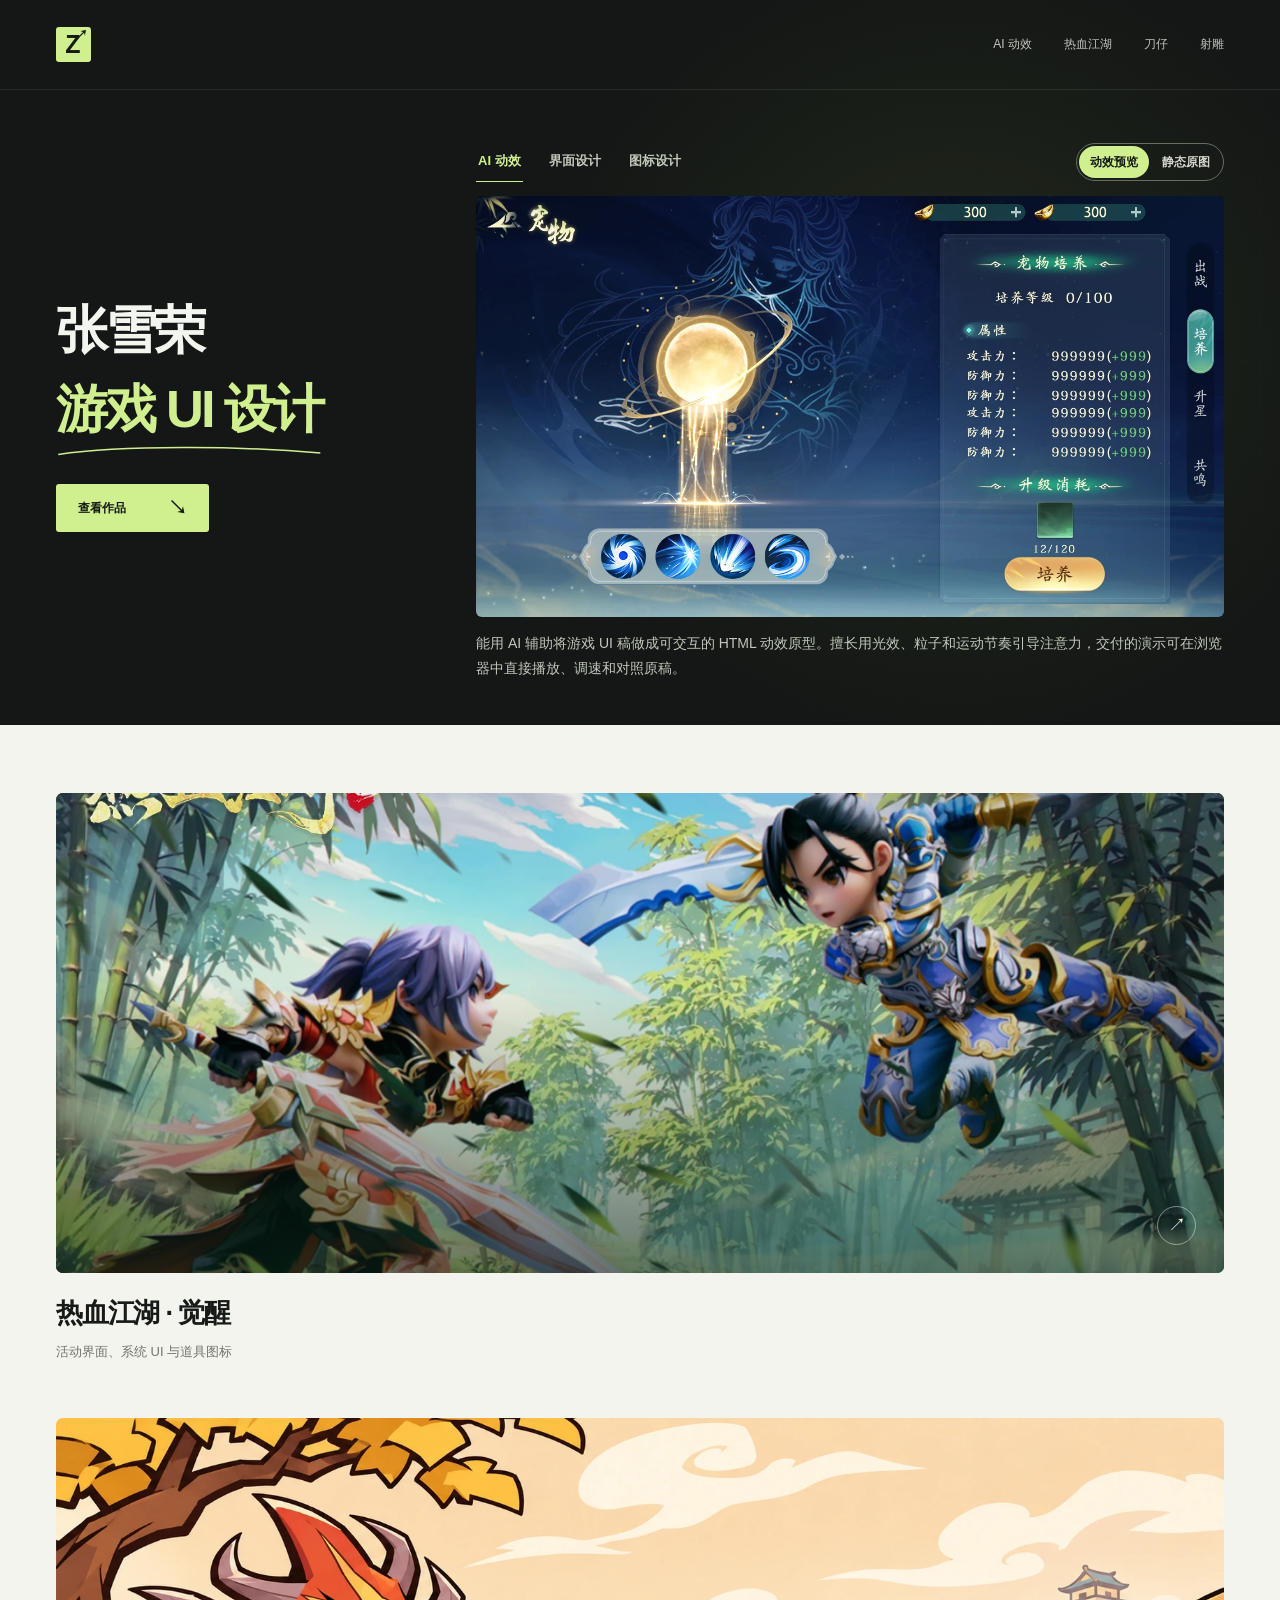
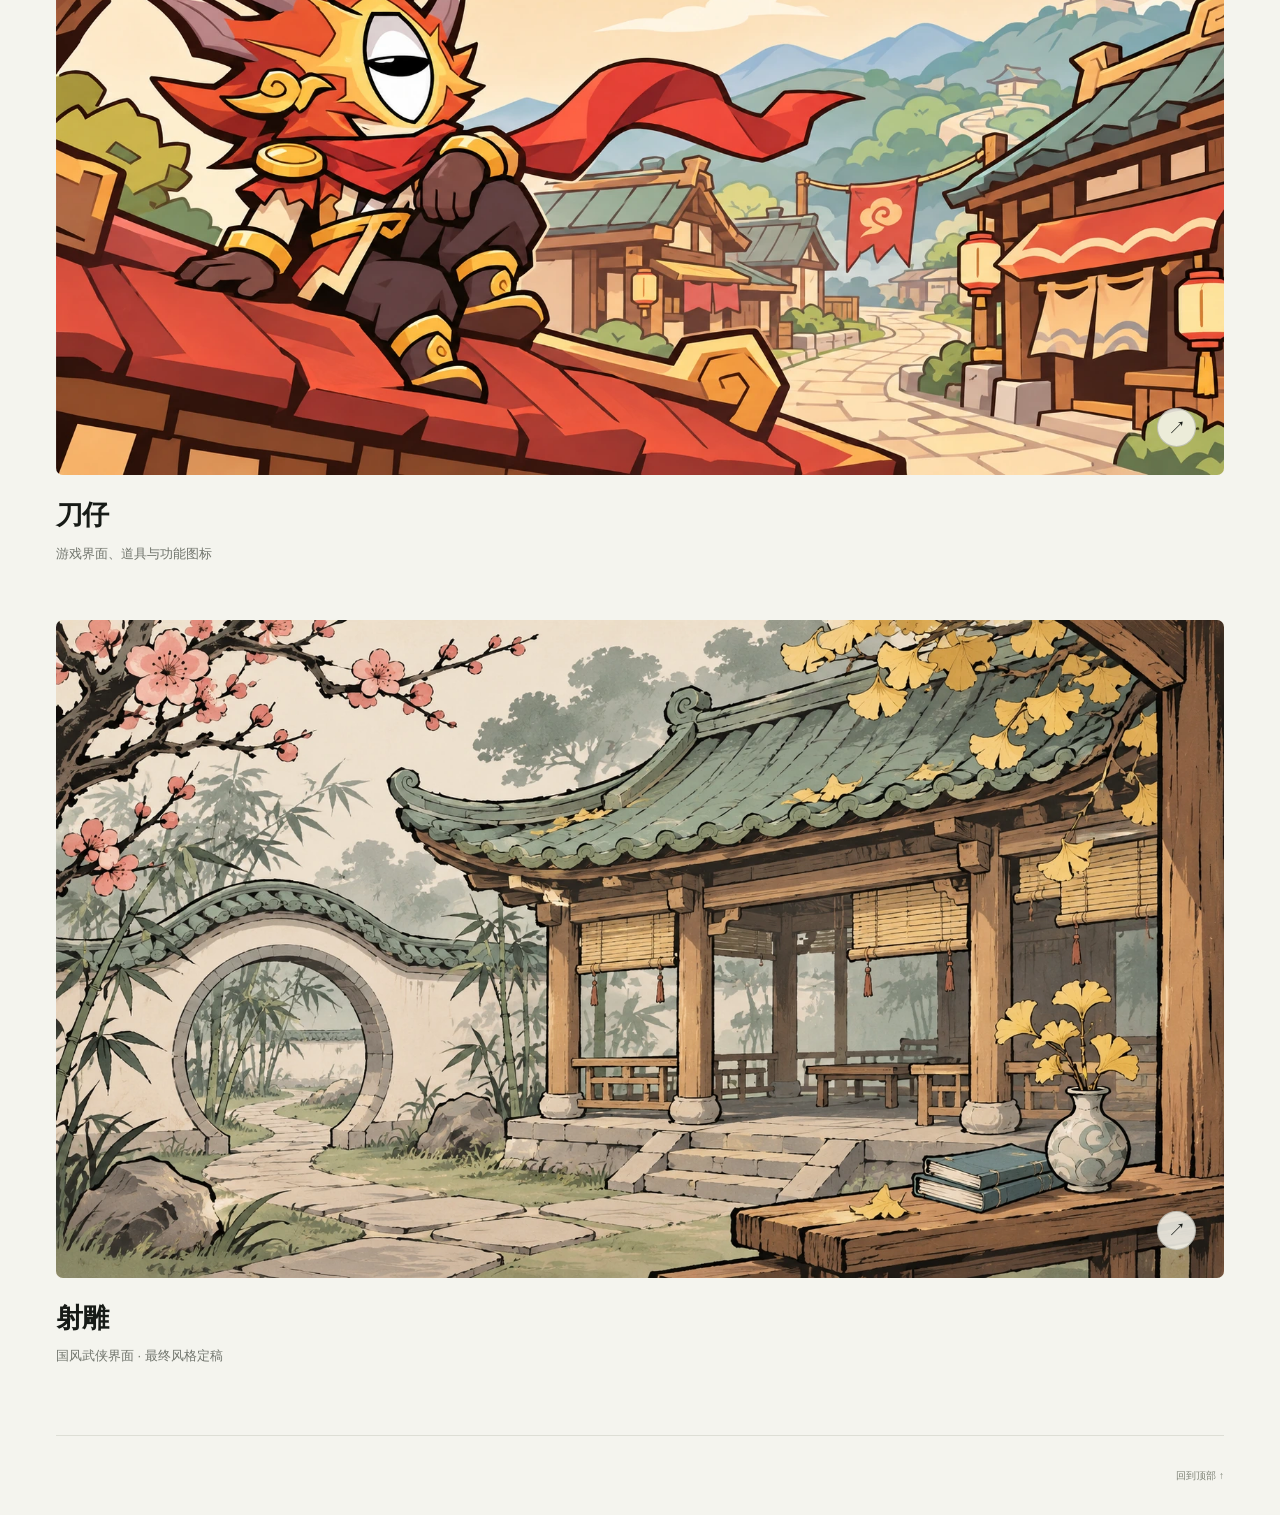
<file: index.html>
<!doctype html>
<html lang="zh-CN">
<head>
  <meta charset="utf-8">
  <meta name="viewport" content="width=device-width, initial-scale=1">
  <meta name="theme-color" content="#141715">
  <meta name="description" content="张雪荣的游戏 UI 设计作品集，包含热血江湖·觉醒、刀仔、射雕，以及从静态原图制作的 AI 辅助动效示例。">
  <title>张雪荣 · 游戏 UI 设计作品集</title>
  <link rel="icon" href="assets/favicon.svg" type="image/svg+xml">
  <link rel="stylesheet" href="styles.css?v=skills-2">
  <link rel="preload" as="image" href="assets/pet-cultivation.webp">
  <script src="app.js?v=skills-2" defer></script>
  <script src="motion-preview.js?v=skills-2" defer></script>
</head>
<body data-page="home" class="compact-home">
  <a class="skip-link" href="#main">跳到主要内容</a>
  <div class="reading-progress" aria-hidden="true"></div>
  <header class="site-header">
    <a class="brand" href="index.html" aria-label="张雪荣作品集首页"><span class="brand-mark">Z<span>↗</span></span></a>
    <nav aria-label="项目导航"><a href="#ai-motion">AI 动效</a><a href="jianghu.html">热血江湖</a><a href="daozai.html">刀仔</a><a href="shediao.html">射雕</a></nav>
    
  </header>
  <main id="main">
    <section class="hero" id="ai-motion">
      <div class="hero-glow" aria-hidden="true"></div>
      <div class="hero-inner shell">
        <div class="hero-copy">
          <h1>张雪荣<br><span class="accent-word">游戏 UI 设计<svg viewBox="0 0 360 18" fill="none" aria-hidden="true"><path d="M3 13C87 1 245 1 357 11"/></svg></span></h1>
          <a class="button button-lime magnetic" href="#projects">查看作品 <span>↘</span></a>
        </div>
        <div class="feature-stage" aria-label="代表作品预览">
          <div class="feature-toolbar">
            <div class="feature-selector" role="group" aria-label="切换设计技能">
              <button type="button" id="show-motion" aria-controls="pet-feature" aria-pressed="true">AI 动效</button>
              <button type="button" id="show-interface" aria-controls="interface-feature" aria-pressed="false">界面设计</button>
              <button type="button" id="show-icons" aria-controls="icons-feature" aria-pressed="false">图标设计</button>
            </div>
            <div class="motion-switch" role="group" aria-label="切换动效与原图" hidden>
              <button type="button" data-mode="motion" aria-pressed="true" aria-controls="motion-stage">动效<span>预览</span></button>
              <button type="button" data-mode="still" aria-pressed="false" aria-controls="motion-stage"><span>静态</span>原图</button>
            </div>
          </div>
          <div class="feature-panels">
            <article class="feature-panel motion-player" id="pet-feature" aria-labelledby="show-motion">
              <div class="motion-stage" id="motion-stage">
                <img src="assets/pet-cultivation.webp" width="1334" height="750" fetchpriority="high" alt="宠物培养原图，金球悬浮在蓝色人物线稿前">
                <a class="demo-link" href="pet-cultivation-v6.html?v=classic" aria-label="进入宠物培养交互动效演示"></a>
              </div>
              <p class="motion-description">能用 AI 辅助将游戏 UI 稿做成可交互的 HTML 动效原型。擅长用光效、粒子和运动节奏引导注意力，交付的演示可在浏览器中直接播放、调速和对照原稿。</p>
              <p class="motion-status" role="status"></p>
            </article>
            <article class="feature-panel" id="interface-feature" aria-labelledby="show-interface" inert>
              <a class="motion-stage feature-image" href="jianghu.html#wanjie-equipment" aria-label="查看万劫装备界面设计">
                <img src="assets/equipment.webp" width="1334" height="750" fetchpriority="low" alt="万劫装备界面，蓝色装备核心与装备槽居左，套装属性列于右侧">
              </a>
              <p class="motion-description">有装备养成、限时活动和奖励系统的游戏 UI 设计经验。能用 Photoshop 完成从界面布局到视觉定稿的设计，擅长梳理复杂属性信息，也注重活动氛围和奖励反馈。</p>
            </article>
            <article class="feature-panel" id="icons-feature" aria-labelledby="show-icons" inert>
              <a class="motion-stage feature-image icon-sheet" href="jianghu.html#icons" aria-label="查看道具与物品图标设计">
                <img src="assets/wuxia-icons.webp" width="1082" height="446" fetchpriority="low" alt="两排手绘图标，上排是五种食物，下排是武侠风格的道具与衣饰">
              </a>
              <p class="motion-description">擅长手绘游戏道具、装备和功能图标，有国风武侠与卡通风格的成套作品。能用造型和质感区分物品，让同一套图标风格统一，缩到背包格里也容易辨认。</p>
            </article>
          </div>
        </div>
      </div>
    </section>
    <section class="projects-section shell section-pad" id="projects" aria-label="项目作品">
      <article class="project-card project-jianghu reveal">
        <a class="project-cover landscape-cover" href="jianghu.html" aria-label="查看热血江湖觉醒项目">
          <img src="assets/jianghu-cover.webp" width="1334" height="750" alt="热血江湖觉醒项目封面" loading="lazy">
          <span class="cover-visit" aria-hidden="true"><span>↗</span></span>
        </a>
        <div class="project-info"><div><h2><a href="jianghu.html">热血江湖 · 觉醒</a></h2><p>活动界面、系统 UI 与道具图标</p></div></div>
      </article>
      <article class="project-card project-daozai reveal" id="daozai">
        <a class="project-cover landscape-cover illustrated-cover" href="daozai.html" aria-label="查看刀仔项目">
          <img src="assets/daozai-cover-v4.webp" width="1672" height="941" alt="刀仔：独眼角色坐在屋檐上，身后是延伸至远山的江湖街巷" loading="lazy">
          <span class="cover-visit" aria-hidden="true"><span>↗</span></span>
        </a>
        <div class="project-info"><div><h2><a href="daozai.html">刀仔</a></h2><p>游戏界面、道具与功能图标</p></div></div>
      </article>
      <article class="project-card project-shediao reveal" id="shediao">
        <a class="project-cover landscape-cover illustrated-cover" href="shediao.html" aria-label="查看射雕项目">
          <img src="assets/shediao-cover-v2.webp" width="1672" height="941" alt="射雕：青瓦庭院、月洞门与竹梅手绘场景" loading="lazy">
          <span class="cover-visit" aria-hidden="true"><span>↗</span></span>
        </a>
        <div class="project-info"><div><h2><a href="shediao.html">射雕</a></h2><p>国风武侠界面 · 最终风格定稿</p></div></div>
      </article>
    </section>
  </main>
  <footer class="site-footer shell"><a href="#">回到顶部 ↑</a></footer>
  <button class="back-to-top" aria-label="回到顶部">↑</button>
</body>
</html>
</file>
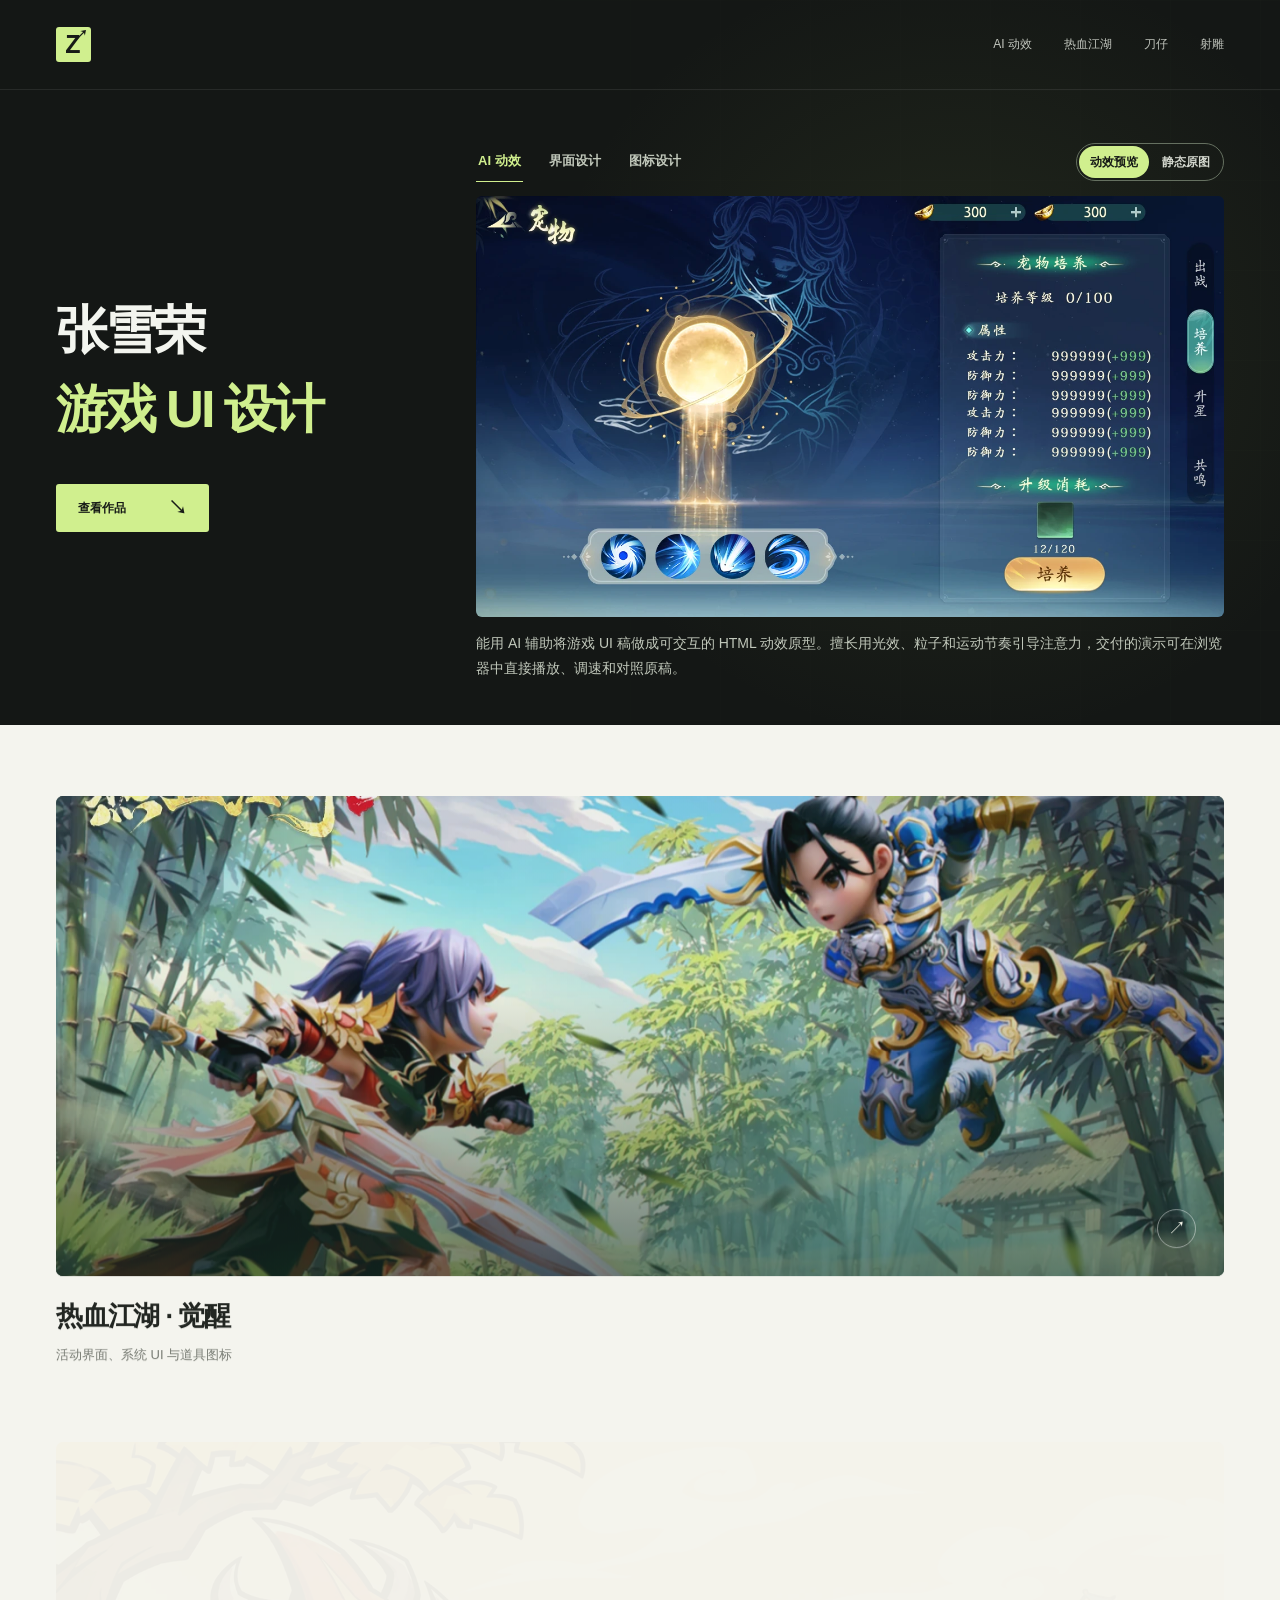
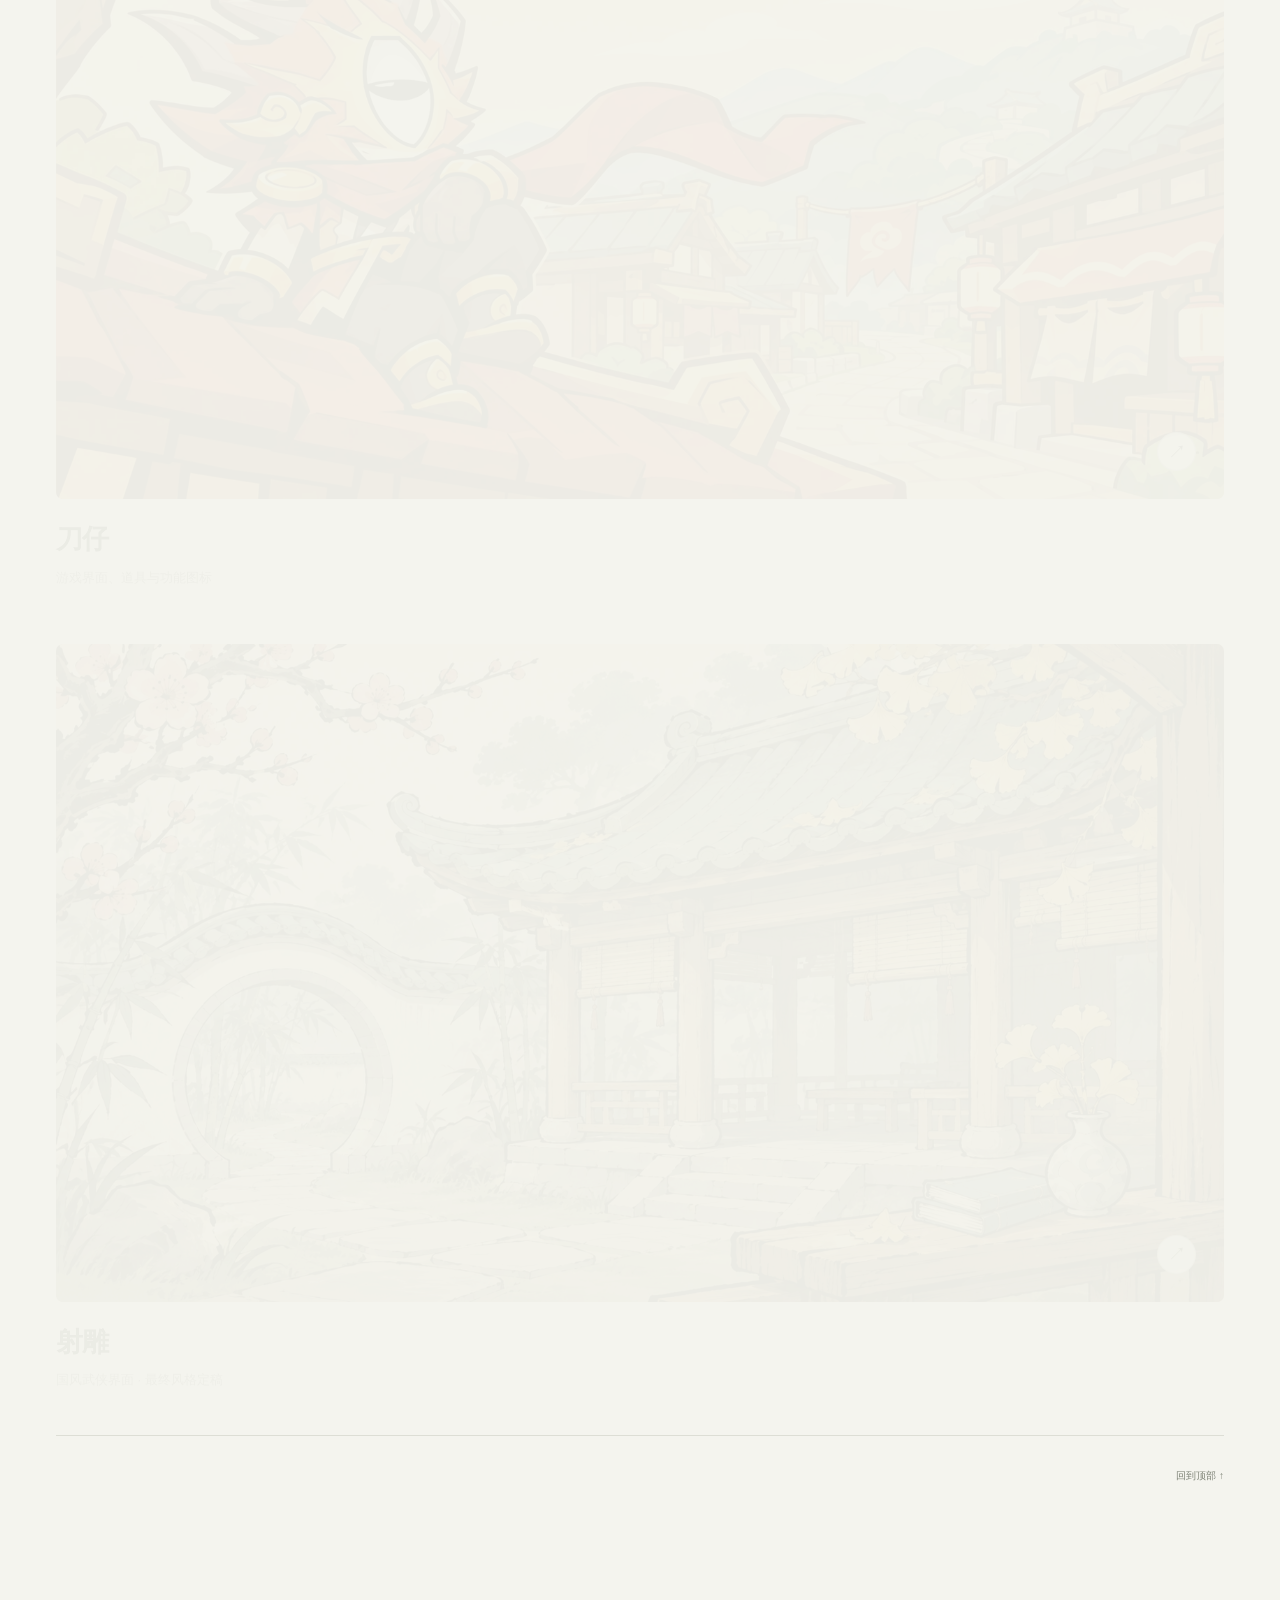
<file: daozai-shediao.html>
<!doctype html><html lang="zh-CN"><head><meta charset="utf-8"><meta name="viewport" content="width=device-width, initial-scale=1"><meta http-equiv="refresh" content="0;url=index.html#projects"><title>项目作品 · 张雪荣</title><link rel="stylesheet" href="styles.css"></head><body><main class="shell section-pad"><h1>项目作品</h1><p><a href="daozai.html">刀仔 ↗</a></p><p><a href="shediao.html">射雕 ↗</a></p></main></body></html>
</file>
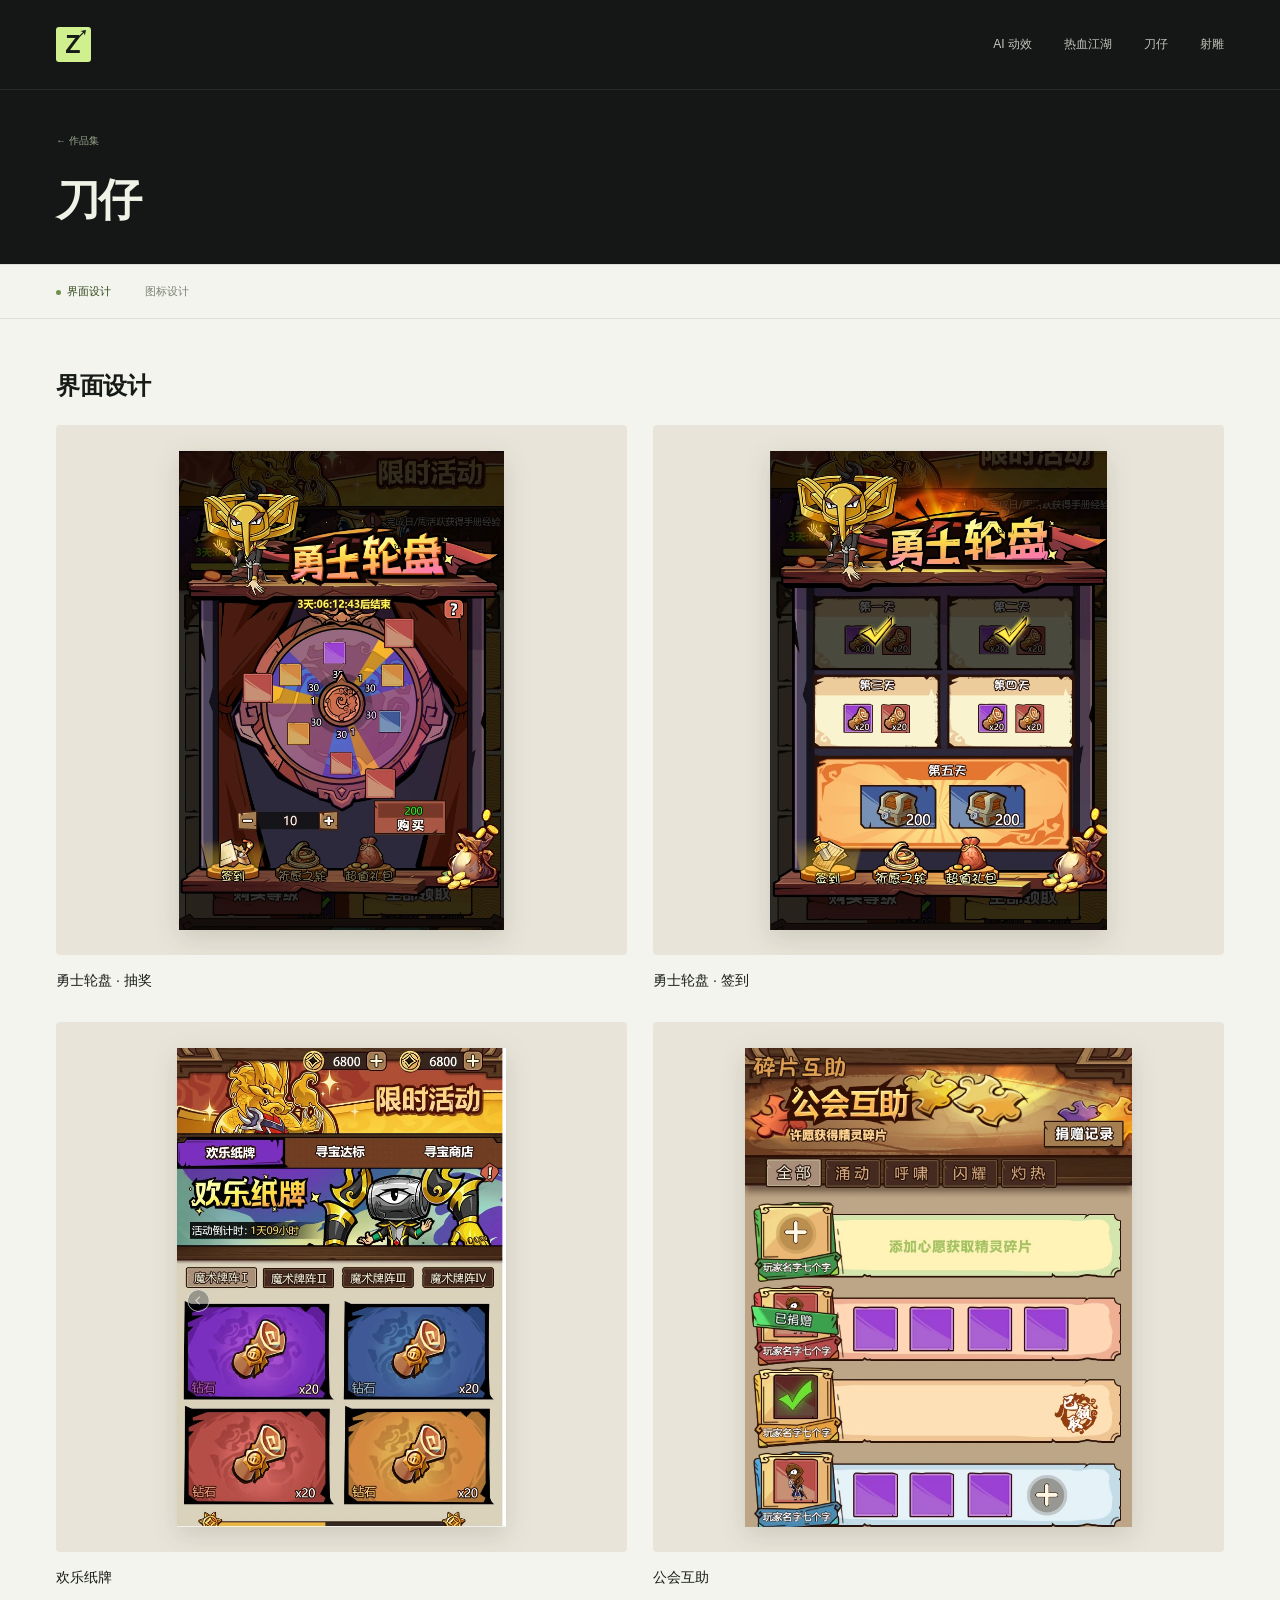
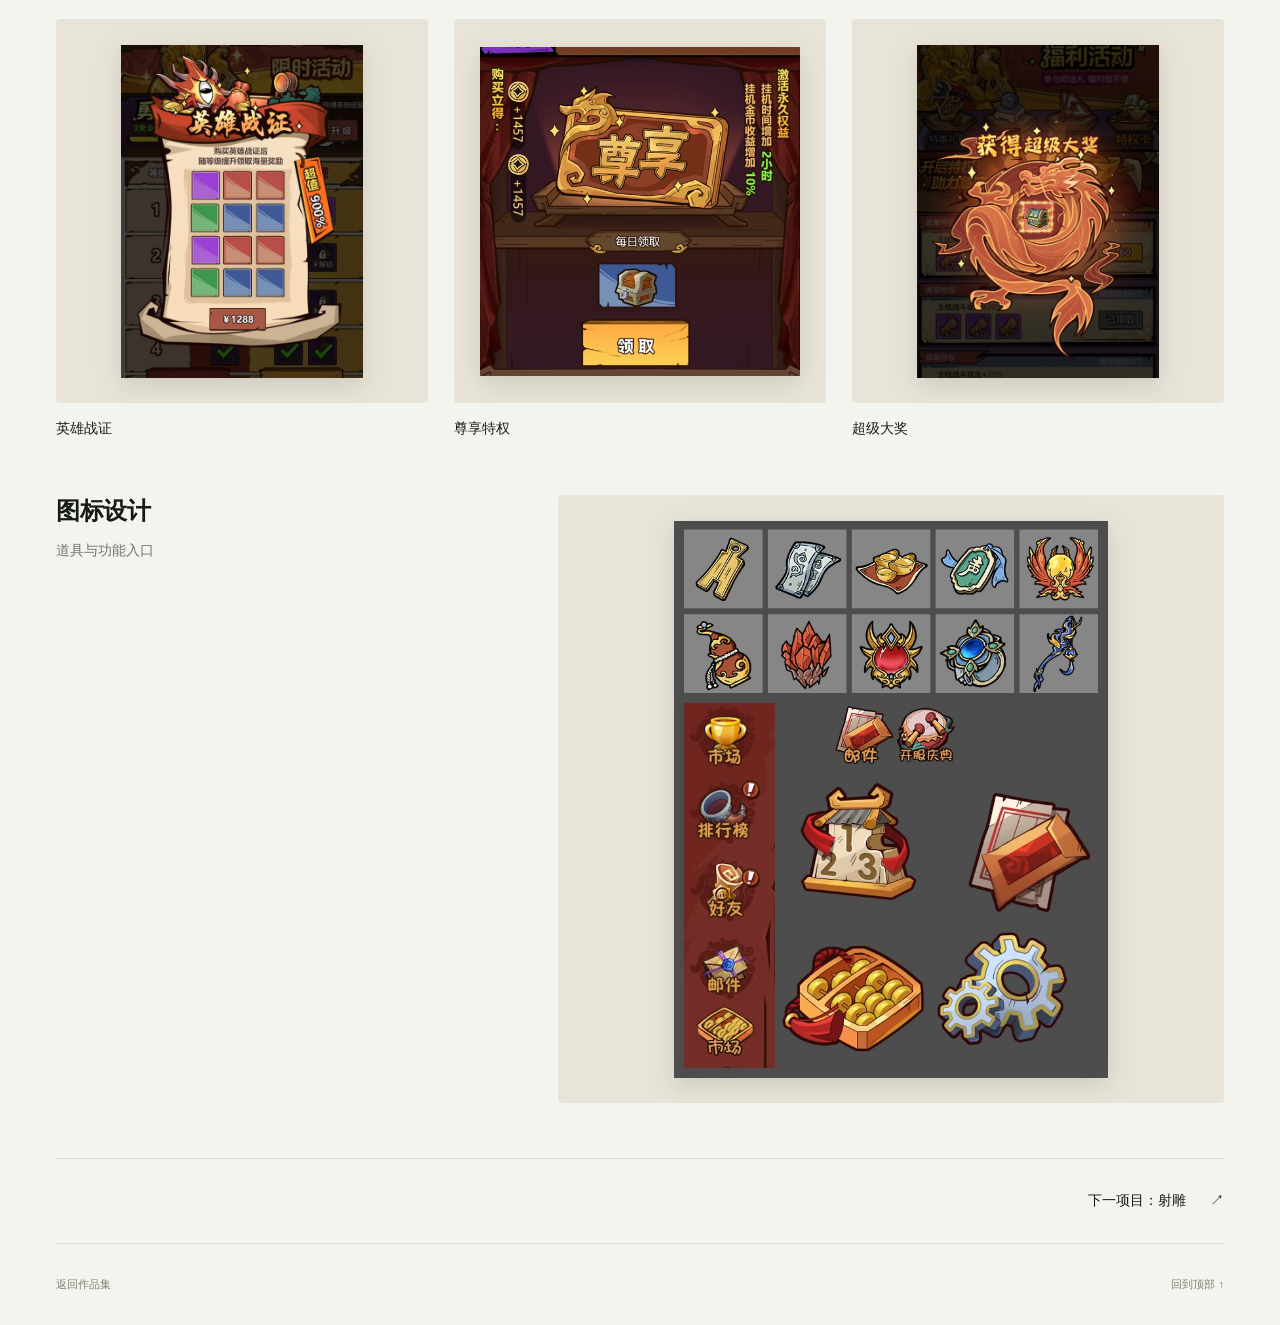
<file: daozai.html>
<!doctype html>
<html lang="zh-CN"><head><meta charset="utf-8"><meta name="viewport" content="width=device-width, initial-scale=1"><meta name="theme-color" content="#141715"><meta name="description" content="刀仔，张雪荣游戏 UI 设计作品。"><title>刀仔 · 张雪荣作品集</title><link rel="icon" href="assets/favicon.svg" type="image/svg+xml"><link rel="stylesheet" href="styles.css?v=featured-work-1"><script src="app.js?v=skills-2" defer></script></head><body class="case-page compact-case" data-page="case"><a class="skip-link" href="#main">跳到主要内容</a><div class="reading-progress" aria-hidden="true"></div>
<header class="site-header"><a class="brand" href="index.html" aria-label="张雪荣作品集首页"><span class="brand-mark">Z<span>↗</span></span></a><nav aria-label="项目导航"><a href="index.html#ai-motion">AI 动效</a><a href="jianghu.html">热血江湖</a><a href="daozai.html">刀仔</a><a href="shediao.html">射雕</a></nav></header>
  <main id="main">
    <section class="case-intro"><div class="shell"><div class="breadcrumb"><a href="index.html#projects">← 作品集</a></div><div class="case-title-row"><h1>刀仔</h1></div></div></section>
    <div class="case-body">
      <nav class="case-nav" aria-label="项目章节"><div class="case-nav-inner shell">
        <a href="#interfaces" class="active" aria-current="location">界面设计</a>
        <a href="#icons">图标设计</a>
      </div></nav>
      <div class="shell">
        <section class="case-section" id="interfaces" aria-labelledby="campaigns">
          <div class="case-section-heading reveal"><h2 id="campaigns">界面设计</h2></div>
          <div class="case-grid daozai-screens">
            <figure class="work-card reveal">
              <a class="work-image" data-group="daozai" href="assets/wheel.webp" aria-label="打开勇士轮盘 · 抽奖原图">
                <img src="assets/wheel.webp" width="639" height="942" alt="活动转盘、抽奖次数与奖池" loading="lazy" decoding="async">
              </a>
              <figcaption><h3>勇士轮盘 · 抽奖</h3></figcaption>
            </figure>
            <figure class="work-card reveal">
              <a class="work-image" data-group="daozai" href="assets/wheel-checkin.webp" aria-label="打开勇士轮盘 · 签到原图">
                <img src="assets/wheel-checkin.webp" width="629" height="893" alt="同一轮盘活动的五日签到奖励" loading="lazy" decoding="async">
              </a>
              <figcaption><h3>勇士轮盘 · 签到</h3></figcaption>
            </figure>
            <figure class="work-card reveal">
              <a class="work-image" data-group="daozai" href="assets/shop.webp" aria-label="打开欢乐纸牌原图">
                <img src="assets/shop.webp" width="645" height="937" alt="限时活动中的卡牌与奖励" loading="lazy" decoding="async">
              </a>
              <figcaption><h3>欢乐纸牌</h3></figcaption>
            </figure>
            <figure class="work-card reveal" id="social">
              <a class="work-image" data-group="daozai" href="assets/guild.webp" aria-label="打开公会互助原图">
                <img src="assets/guild.webp" width="640" height="791" alt="公会成员发布心愿、查看互助请求" loading="lazy" decoding="async">
              </a>
              <figcaption><h3>公会互助</h3></figcaption>
            </figure>
            <figure class="work-card reveal popup-work">
              <a class="work-image" data-group="daozai" href="assets/battlepass.webp" aria-label="打开英雄战证原图">
                <img src="assets/battlepass.webp" width="553" height="760" alt="战证购买弹窗与解锁奖励" loading="lazy" decoding="async">
              </a>
              <figcaption><h3>英雄战证</h3></figcaption>
            </figure>
            <figure class="work-card reveal popup-work" id="privileges">
              <a class="work-image" data-group="daozai" href="assets/vip.webp" aria-label="打开尊享特权原图">
                <img src="assets/vip.webp" width="562" height="577" alt="特权激活与每日领取" loading="lazy" decoding="async">
              </a>
              <figcaption><h3>尊享特权</h3></figcaption>
            </figure>
            <figure class="work-card reveal popup-work">
              <a class="work-image" data-group="daozai" href="assets/jackpot.webp" aria-label="打开超级大奖原图">
                <img src="assets/jackpot.webp" width="534" height="735" alt="获奖时的宝箱与金龙特效画面" loading="lazy" decoding="async">
              </a>
              <figcaption><h3>超级大奖</h3></figcaption>
            </figure>
          </div>
        </section>
        <section class="case-section daozai-icons" id="icons" aria-labelledby="shop-icons">
          <div class="case-section-heading reveal">
            <h2 id="shop-icons">图标设计</h2>
            <p>道具与功能入口</p>
          </div>
          <figure class="work-card reveal">
            <a class="work-image" data-group="daozai" href="assets/daozai-icons.webp" aria-label="打开道具与功能入口原图">
              <img src="assets/daozai-icons.webp" width="662" height="848" alt="装备、材料、功能入口及放大细节" loading="lazy" decoding="async">
            </a>
          </figure>
        </section>
        <nav class="next-project" aria-label="下一项目"><a href="shediao.html">下一项目：射雕 <span>↗</span></a></nav></div></div></main><footer class="site-footer shell"><a href="index.html#projects">返回作品集</a><a href="#">回到顶部 ↑</a></footer><button class="back-to-top" aria-label="回到顶部">↑</button></body></html>
</file>
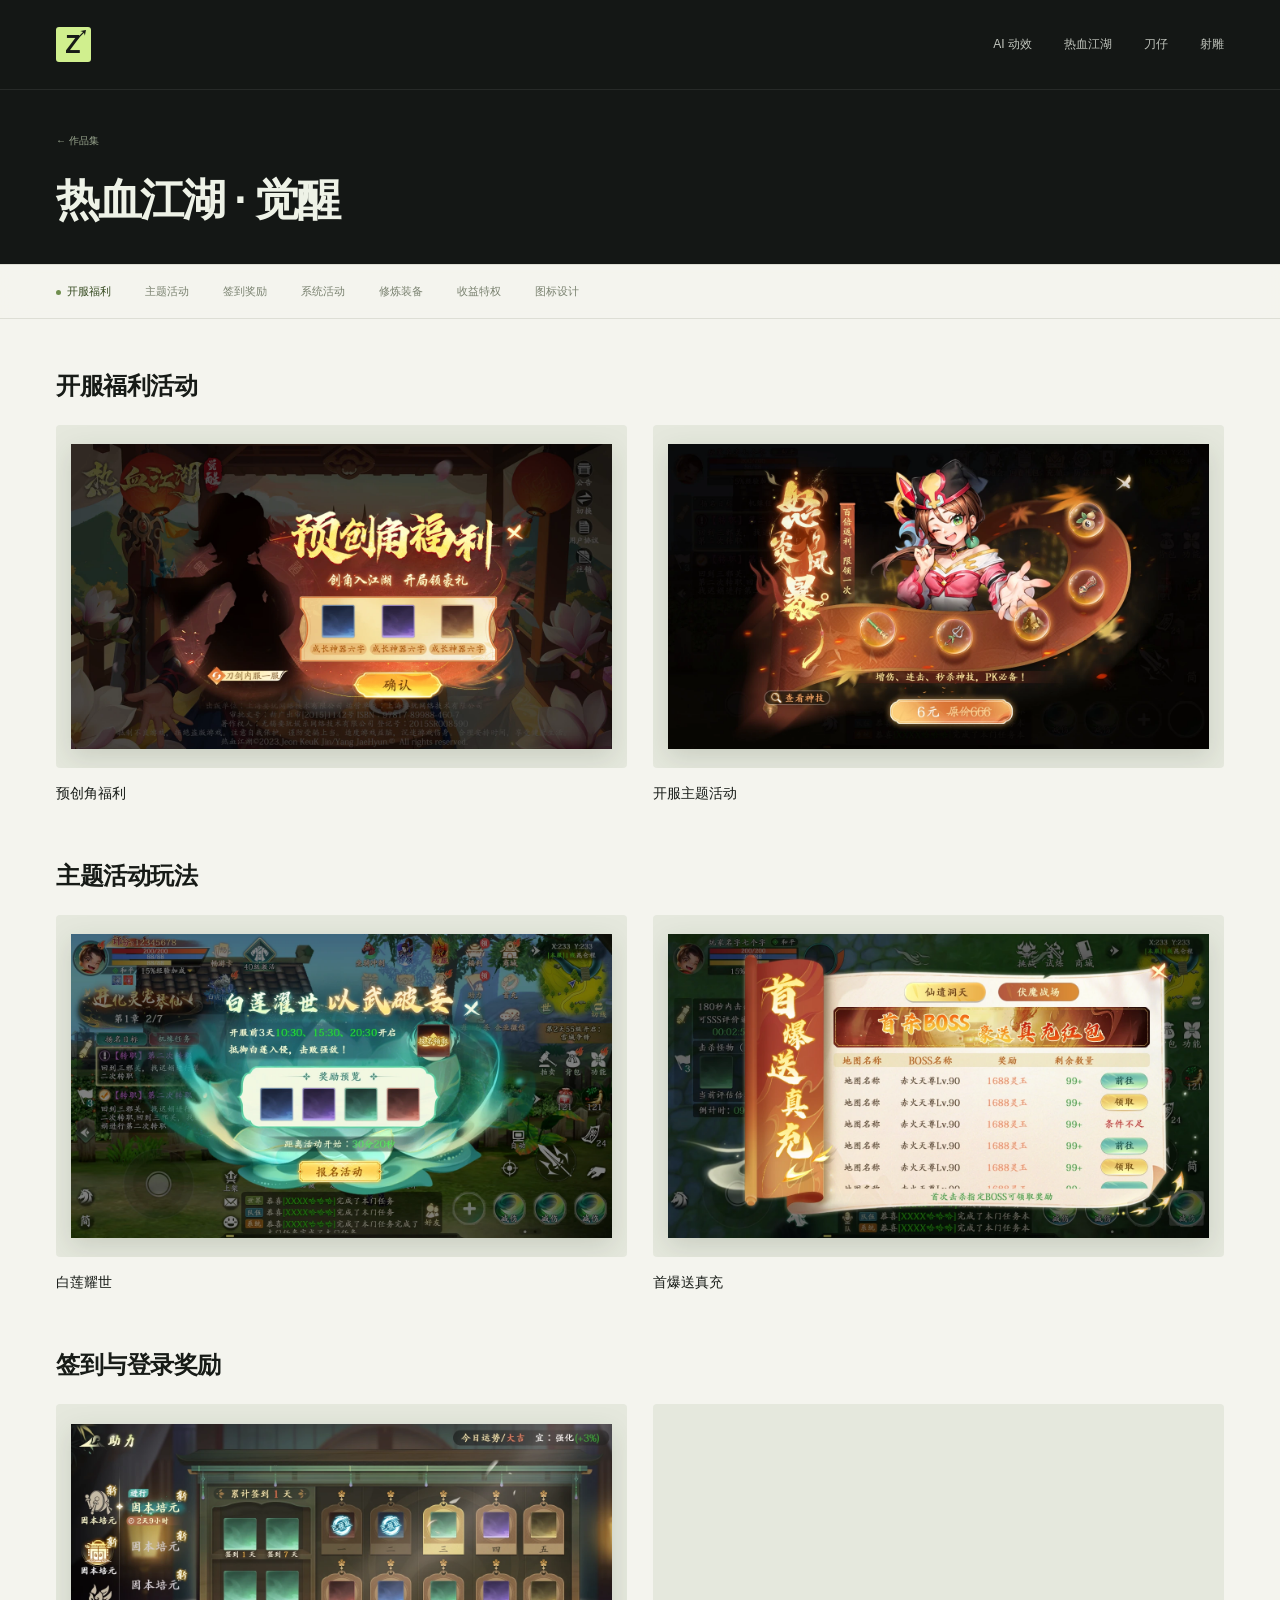
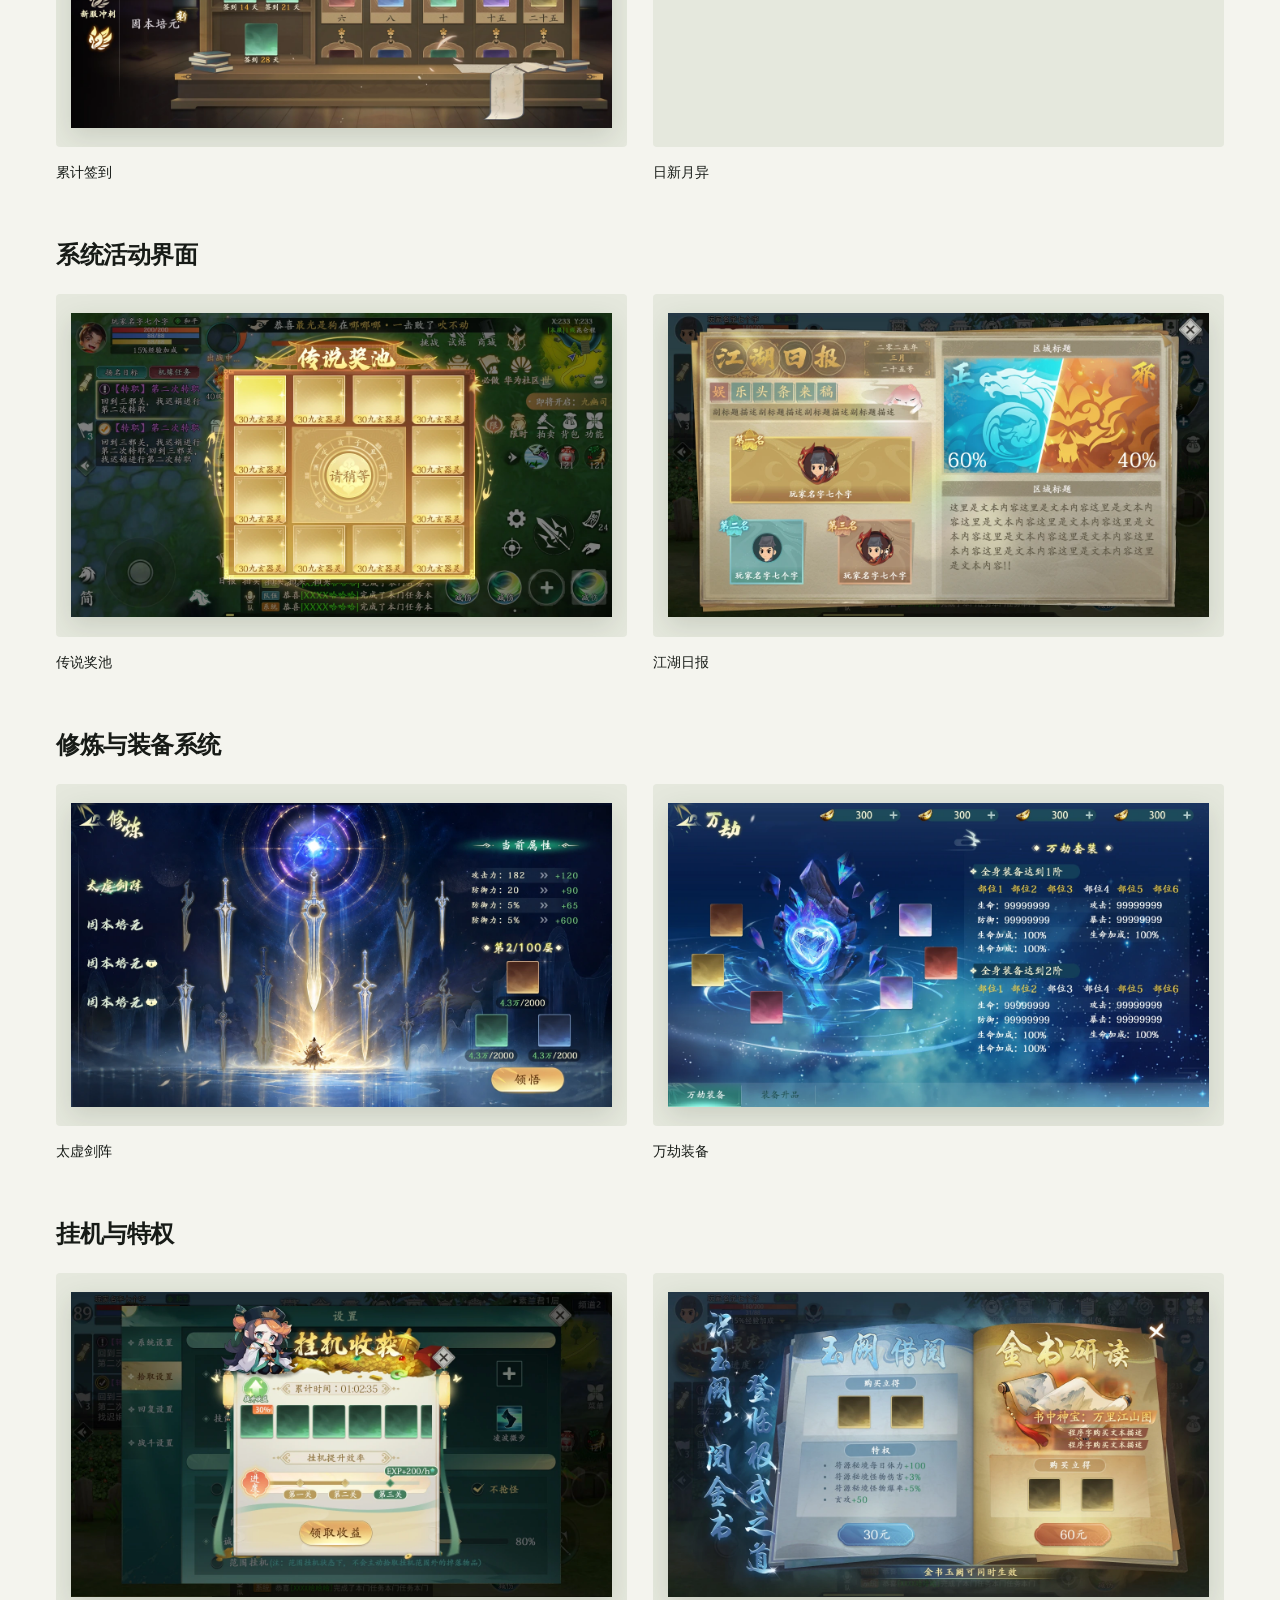
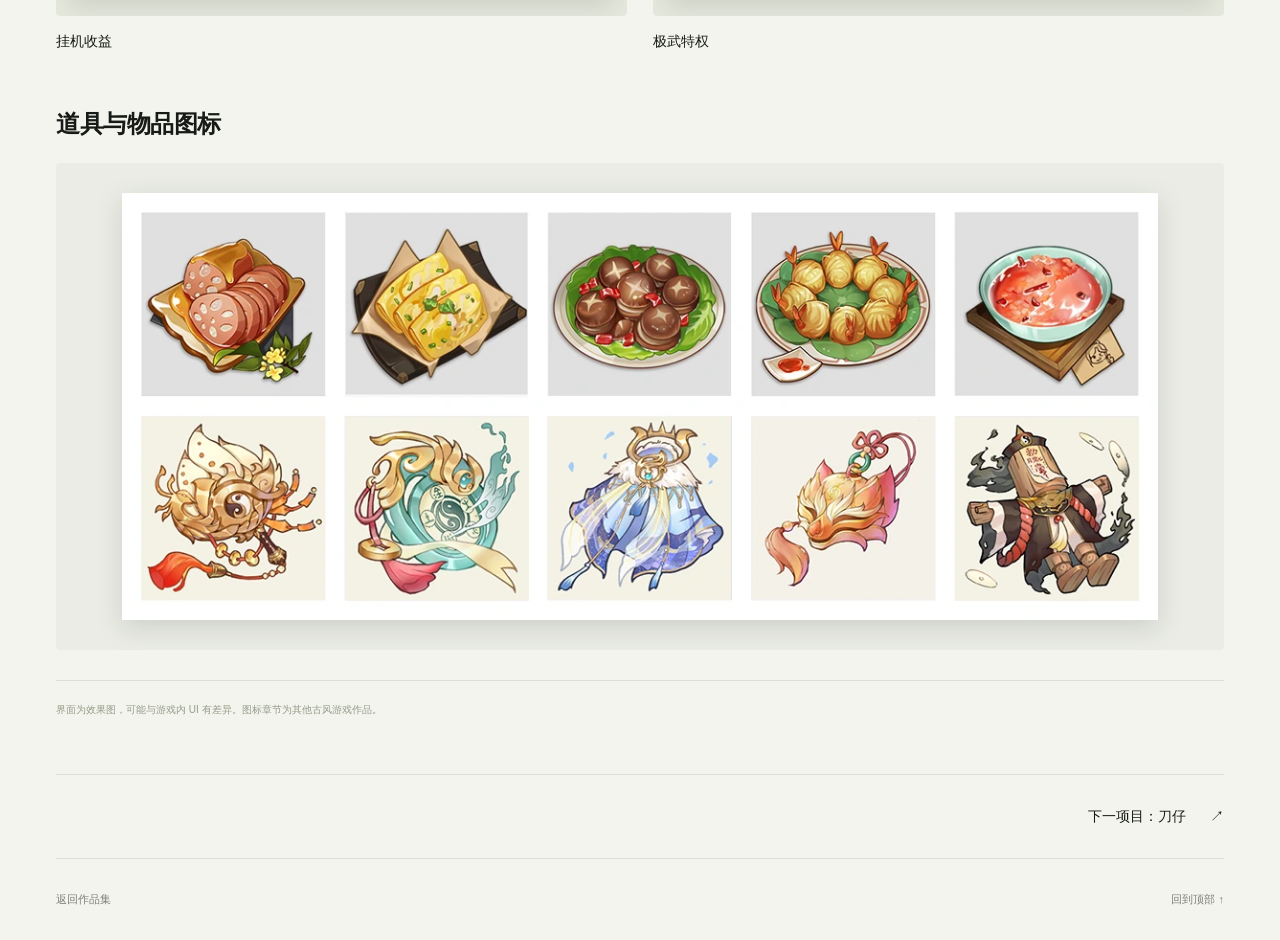
<file: jianghu.html>
<!doctype html>
<html lang="zh-CN"><head><meta charset="utf-8"><meta name="viewport" content="width=device-width, initial-scale=1"><meta name="theme-color" content="#141715"><meta name="description" content="热血江湖 · 觉醒，张雪荣游戏 UI 设计作品。"><title>热血江湖 · 觉醒 · 张雪荣作品集</title><link rel="icon" href="assets/favicon.svg" type="image/svg+xml"><link rel="stylesheet" href="styles.css?v=motion-canvas-2"><script src="app.js?v=skills-2" defer></script></head><body class="case-page compact-case" data-page="case"><a class="skip-link" href="#main">跳到主要内容</a><div class="reading-progress" aria-hidden="true"></div>
<header class="site-header"><a class="brand" href="index.html" aria-label="张雪荣作品集首页"><span class="brand-mark">Z<span>↗</span></span></a><nav aria-label="项目导航"><a href="index.html#ai-motion">AI 动效</a><a href="jianghu.html">热血江湖</a><a href="daozai.html">刀仔</a><a href="shediao.html">射雕</a></nav></header>
<main id="main"><section class="case-intro"><div class="shell"><div class="breadcrumb"><a href="index.html#projects">← 作品集</a></div><div class="case-title-row"><h1>热血江湖 · 觉醒</h1></div></div></section><div class="case-body"><nav class="case-nav" aria-label="项目章节"><div class="case-nav-inner shell"><a href="#launch-events" class="active">开服福利</a><a href="#theme-events" class="">主题活动</a><a href="#daily-rewards" class="">签到奖励</a><a href="#system-events" class="">系统活动</a><a href="#equipment" class="">修炼装备</a><a href="#rewards" class="">收益特权</a><a href="#icons" class="">图标设计</a></div></nav><div class="shell"><section class="case-section" id="launch-events"><div class="case-section-heading reveal"><h2>开服福利活动</h2></div><div class="case-grid "><figure class="work-card reveal"><a class="work-image" data-group="jianghu" href="assets/prelaunch.webp" aria-label="打开预创角福利原图"><img src="assets/prelaunch.webp" width="1334" height="750" alt="预创角福利，预创角色与开服奖励展示" loading="lazy" decoding="async"></a><figcaption><h3>预创角福利</h3></figcaption></figure><figure class="work-card reveal"><a class="work-image" data-group="jianghu" href="assets/launch.webp" aria-label="打开开服主题活动原图"><img src="assets/launch.webp" width="1334" height="750" alt="开服主题活动，角色主题与限时奖励展示" loading="lazy" decoding="async"></a><figcaption><h3>开服主题活动</h3></figcaption></figure></div></section><section class="case-section" id="theme-events"><div class="case-section-heading reveal"><h2>主题活动玩法</h2></div><div class="case-grid "><figure class="work-card reveal"><a class="work-image" data-group="jianghu" href="assets/lotus.webp" aria-label="打开白莲耀世原图"><img src="assets/lotus.webp" width="1334" height="750" alt="白莲耀世，开服挑战与活动奖励" loading="lazy" decoding="async"></a><figcaption><h3>白莲耀世</h3></figcaption></figure><figure class="work-card reveal"><a class="work-image" data-group="jianghu" href="assets/first-drop.webp" aria-label="打开首爆送真充原图"><img src="assets/first-drop.webp" width="1334" height="750" alt="首爆送真充，首爆目标、达成进度与奖励展示" loading="lazy" decoding="async"></a><figcaption><h3>首爆送真充</h3></figcaption></figure></div></section><section class="case-section" id="daily-rewards"><div class="case-section-heading reveal"><h2>签到与登录奖励</h2></div><div class="case-grid "><figure class="work-card reveal"><a class="work-image" data-group="jianghu" href="assets/checkin.webp" aria-label="打开累计签到原图"><img src="assets/checkin.webp" width="1334" height="750" alt="累计签到，连续签到与奖励状态展示" loading="lazy" decoding="async"></a><figcaption><h3>累计签到</h3></figcaption></figure><figure class="work-card reveal"><a class="work-image" data-group="jianghu" href="assets/daily.webp" aria-label="打开日新月异原图"><img src="assets/daily.webp" width="1334" height="750" alt="日新月异，登录福利与累计奖励" loading="lazy" decoding="async"></a><figcaption><h3>日新月异</h3></figcaption></figure></div></section><section class="case-section" id="system-events"><div class="case-section-heading reveal"><h2>系统活动界面</h2></div><div class="case-grid "><figure class="work-card reveal"><a class="work-image" data-group="jianghu" href="assets/prize.webp" aria-label="打开传说奖池原图"><img src="assets/prize.webp" width="1334" height="750" alt="传说奖池，奖池布局与抽取入口" loading="lazy" decoding="async"></a><figcaption><h3>传说奖池</h3></figcaption></figure><figure class="work-card reveal"><a class="work-image" data-group="jianghu" href="assets/news.webp" aria-label="打开江湖日报原图"><img src="assets/news.webp" width="1334" height="750" alt="江湖日报，江湖资讯与阵营信息展示" loading="lazy" decoding="async"></a><figcaption><h3>江湖日报</h3></figcaption></figure></div></section><section class="case-section" id="equipment"><div class="case-section-heading reveal"><h2>修炼与装备系统</h2></div><div class="case-grid "><figure class="work-card reveal"><a class="work-image" data-group="jianghu" href="assets/swords.webp" aria-label="打开太虚剑阵原图"><img src="assets/swords.webp" width="1334" height="750" alt="太虚剑阵，剑阵修炼与属性成长" loading="lazy" decoding="async"></a><figcaption><h3>太虚剑阵</h3></figcaption></figure><figure id="wanjie-equipment" class="work-card reveal"><a class="work-image" data-group="jianghu" href="assets/equipment.webp" aria-label="打开万劫装备原图"><img src="assets/equipment.webp" width="1334" height="750" alt="万劫装备，装备养成与属性展示" loading="lazy" decoding="async"></a><figcaption><h3>万劫装备</h3></figcaption></figure></div></section><section class="case-section" id="rewards"><div class="case-section-heading reveal"><h2>挂机与特权</h2></div><div class="case-grid "><figure class="work-card reveal"><a class="work-image" data-group="jianghu" href="assets/idle.webp" aria-label="打开挂机收益原图"><img src="assets/idle.webp" width="1334" height="750" alt="挂机收益，离线收益与奖励领取" loading="lazy" decoding="async"></a><figcaption><h3>挂机收益</h3></figcaption></figure><figure class="work-card reveal"><a class="work-image" data-group="jianghu" href="assets/privilege.webp" aria-label="打开极武特权原图"><img src="assets/privilege.webp" width="1334" height="750" alt="极武特权，特权内容与权益展示" loading="lazy" decoding="async"></a><figcaption><h3>极武特权</h3></figcaption></figure></div></section><section class="case-section" id="icons"><div class="case-section-heading reveal"><h2>道具与物品图标</h2></div><div class="case-grid single"><figure class="work-card reveal"><a class="work-image" data-group="jianghu" href="assets/wuxia-icons.webp" aria-label="打开道具与物品图标原图"><img src="assets/wuxia-icons.webp" width="1082" height="446" alt="道具与物品图标，其他古风武侠、仙侠风格游戏的图标绘制" loading="lazy" decoding="async"></a></figure></div></section><p class="case-note">界面为效果图，可能与游戏内 UI 有差异。图标章节为其他古风游戏作品。</p><nav class="next-project" aria-label="下一项目"><a href="daozai.html">下一项目：刀仔 <span>↗</span></a></nav></div></div></main><footer class="site-footer shell"><a href="index.html#projects">返回作品集</a><a href="#">回到顶部 ↑</a></footer><button class="back-to-top" aria-label="回到顶部">↑</button></body></html>
</file>
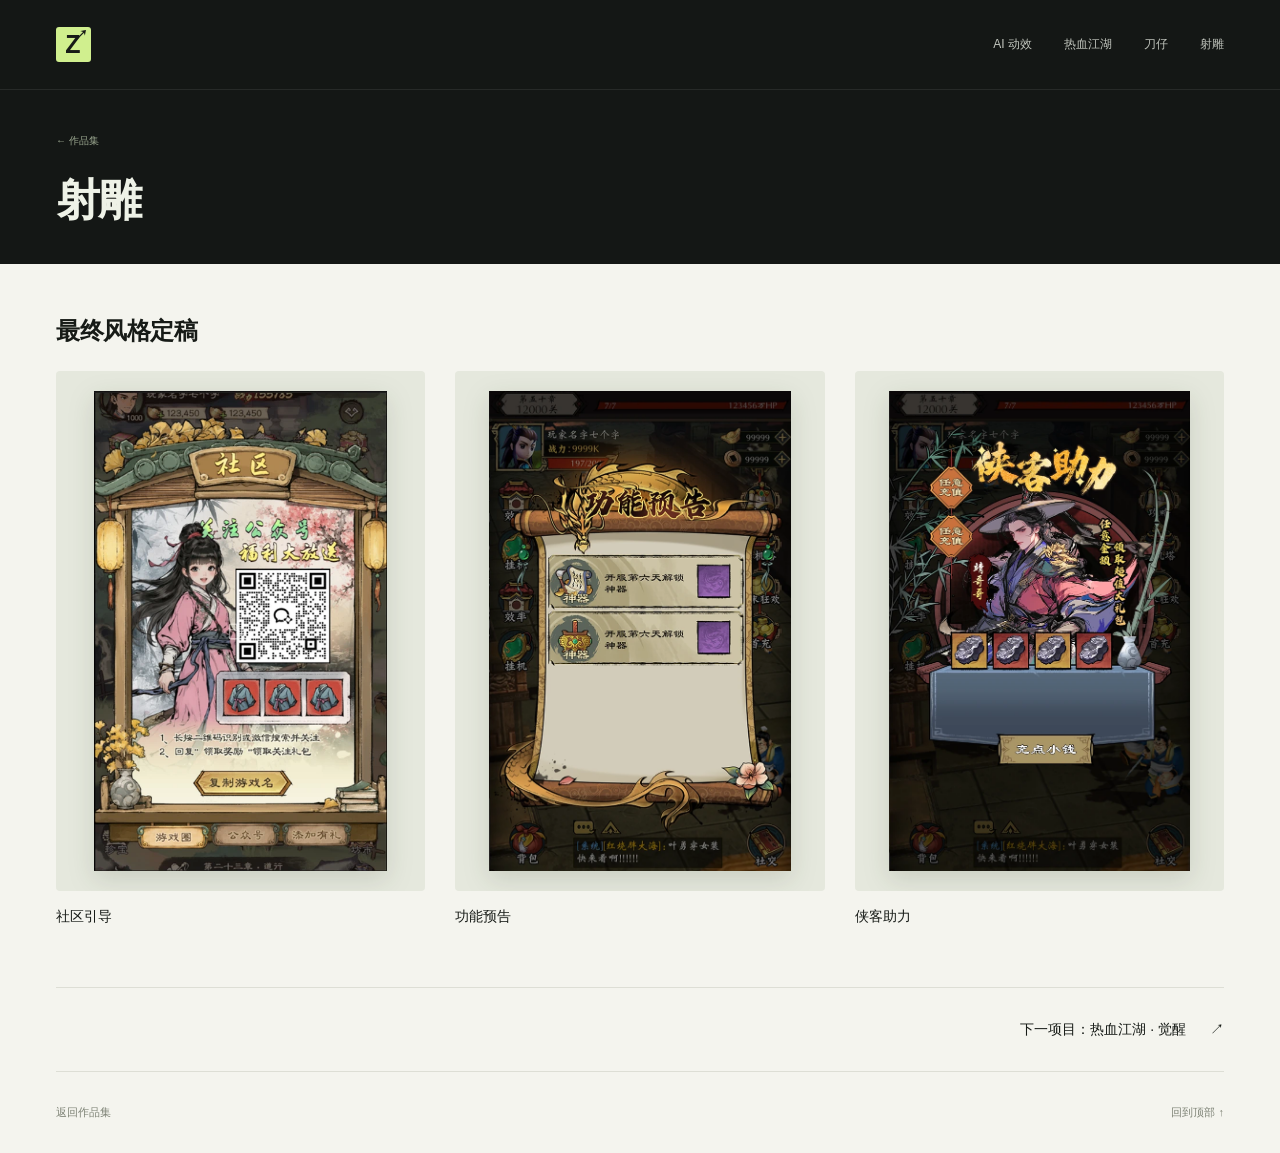
<file: shediao.html>
<!doctype html>
<html lang="zh-CN"><head><meta charset="utf-8"><meta name="viewport" content="width=device-width, initial-scale=1"><meta name="theme-color" content="#141715"><meta name="description" content="射雕，张雪荣游戏 UI 设计作品。"><title>射雕 · 张雪荣作品集</title><link rel="icon" href="assets/favicon.svg" type="image/svg+xml"><link rel="stylesheet" href="styles.css?v=motion-canvas-2"><script src="app.js?v=skills-2" defer></script></head><body class="case-page compact-case" data-page="case"><a class="skip-link" href="#main">跳到主要内容</a><div class="reading-progress" aria-hidden="true"></div>
<header class="site-header"><a class="brand" href="index.html" aria-label="张雪荣作品集首页"><span class="brand-mark">Z<span>↗</span></span></a><nav aria-label="项目导航"><a href="index.html#ai-motion">AI 动效</a><a href="jianghu.html">热血江湖</a><a href="daozai.html">刀仔</a><a href="shediao.html">射雕</a></nav></header>
<main id="main"><section class="case-intro"><div class="shell"><div class="breadcrumb"><a href="index.html#projects">← 作品集</a></div><div class="case-title-row"><h1>射雕</h1></div></div></section><div class="case-body"><div class="shell"><section class="case-section" id="final-direction"><div class="case-section-heading reveal"><h2>最终风格定稿</h2></div><div class="case-grid portraits triple"><figure class="work-card reveal"><a class="work-image" data-group="shediao" href="assets/community.webp" aria-label="打开社区引导原图"><img src="assets/community.webp" width="507" height="832" alt="社区引导，射雕项目最终风格定稿" loading="lazy" decoding="async"></a><figcaption><h3>社区引导</h3></figcaption></figure><figure class="work-card reveal"><a class="work-image" data-group="shediao" href="assets/preview.webp" aria-label="打开功能预告原图"><img src="assets/preview.webp" width="631" height="1005" alt="功能预告，射雕项目最终风格定稿" loading="lazy" decoding="async"></a><figcaption><h3>功能预告</h3></figcaption></figure><figure class="work-card reveal"><a class="work-image" data-group="shediao" href="assets/hero-aid.webp" aria-label="打开侠客助力原图"><img src="assets/hero-aid.webp" width="631" height="1005" alt="侠客助力，射雕项目最终风格定稿" loading="lazy" decoding="async"></a><figcaption><h3>侠客助力</h3></figcaption></figure></div></section><nav class="next-project" aria-label="下一项目"><a href="jianghu.html">下一项目：热血江湖 · 觉醒 <span>↗</span></a></nav></div></div></main><footer class="site-footer shell"><a href="index.html#projects">返回作品集</a><a href="#">回到顶部 ↑</a></footer><button class="back-to-top" aria-label="回到顶部">↑</button></body></html>
</file>
<file: styles.css>
@charset "UTF-8";
:root{--ink:#171b17;--muted:#71756d;--paper:#f4f4ee;--line:#ddded5;--lime:#d0ef8e;--olive:#5c7046;--ease:cubic-bezier(.22,1,.36,1);--font:-apple-system,BlinkMacSystemFont,"PingFang SC","Hiragino Sans GB","Microsoft YaHei",sans-serif}
*{box-sizing:border-box}html{scroll-behavior:smooth;scroll-padding-top:100px}body{margin:0;color:var(--ink);background:var(--paper);font-family:var(--font);font-size:15px;line-height:1.7;-webkit-font-smoothing:antialiased}body.modal-open{overflow:hidden}button,a{-webkit-tap-highlight-color:transparent}button,input{font:inherit}button{cursor:pointer}a{color:inherit;text-decoration:none}button{color:inherit}img{display:block;max-width:100%;height:auto}button:focus-visible,a:focus-visible{outline:3px solid #829c51;outline-offset:6px}::selection{background:var(--lime);color:var(--ink)}h1,h2,h3,p,figure{margin:0}h1,h2,h3{font-weight:600;line-height:1.3;letter-spacing:-.045em}.shell{width:min(1240px,calc(100% - 112px));margin-inline:auto}.section-pad{padding-block:104px}.eyebrow{font-family:var(--font);font-size:11px;font-weight:600;letter-spacing:.16em;line-height:1.5}.green-period{color:#72964b}.site-header{position:absolute;z-index:30;top:0;left:0;width:100%;display:flex;align-items:center;justify-content:space-between;gap:26px;padding:27px 56px;color:#f5f7ee;border-bottom:1px solid #ffffff15}.brand{display:flex;align-items:center;gap:12px;flex-shrink:0;font-size:12px;font-weight:650;letter-spacing:.12em;line-height:1.4}.brand small{display:block;font-size:8px;letter-spacing:.19em;opacity:.5;margin-top:4px}.brand-mark{background:var(--lime);color:var(--ink);width:35px;height:35px;display:flex;justify-content:center;align-items:center;font-size:25px;font-weight:700;position:relative;border-radius:3px}.brand-mark>span{position:absolute;right:2px;top:-2px;font-size:15px}.site-header nav{display:flex;gap:32px;font-size:12px;color:#c2c6be}.site-header nav a{position:relative;padding:5px 0}.site-header nav a:after{content:"";position:absolute;bottom:0;left:0;width:0;height:1px;background:var(--lime);transition:width .3s}.site-header nav a:hover:after{width:100%}.site-header nav span{font-size:9px;opacity:.5;margin-left:4px}.status-dot{width:5px;height:5px;border-radius:50%;background:var(--lime);display:inline-block}.reading-progress{position:fixed;top:0;left:0;height:3px;background:var(--lime);z-index:100;width:0;pointer-events:none}.skip-link{position:fixed;top:-100px;left:10px;padding:10px 20px;background:var(--lime);z-index:101}.skip-link:focus{top:8px}.hero{background:#141715;color:#f3f5ef;position:relative;isolation:isolate;overflow:hidden;padding-top:102px}.hero-inner{min-height:650px;display:grid;grid-template-columns:1fr 1.12fr;align-items:center;gap:24px;padding-block:66px 74px}.hero-copy{position:relative;z-index:3}.hero .eyebrow{color:#a6b598;font-size:10px;display:flex;gap:10px;align-items:center}.tiny-cross{color:var(--lime);font-size:19px}.hero h1{font-size:clamp(36px,4.1vw,60px);line-height:1.4;font-weight:600;margin:27px 0 26px;white-space:nowrap;letter-spacing:-.055em}.accent-word{color:var(--lime);position:relative;display:inline-block}.accent-word svg{position:absolute;left:0;bottom:-10px;width:100%;height:15px;stroke:var(--lime);stroke-width:2;stroke-dasharray:400;stroke-dashoffset:400;animation:draw-line 1.2s .6s forwards}.hero-person{font-size:19px;letter-spacing:.07em;font-weight:500}.hero-person span{font-size:12px;font-weight:400;letter-spacing:.04em;color:#a5afa0;margin-left:17px;padding-left:17px;border-left:1px solid #ffffff26}.hero-description{font-size:12px;color:#939c8e;line-height:2.1;margin:17px 0 30px}.button{display:inline-flex;align-items:center;justify-content:space-between;gap:42px;padding:14px 22px;border-radius:3px;font-size:12px;font-weight:600;transition:background .2s,transform .3s}.button-lime{background:var(--lime);color:var(--ink)}.button-lime:hover{background:#e0ffa1}.button span{font-size:19px;line-height:1}.hero-glow{position:absolute;z-index:-1;right:-150px;top:-100px;width:950px;height:900px;background:radial-gradient(ellipse,rgba(130,157,80,.13),transparent 62%);pointer-events:none}.hero:before{content:"";position:absolute;inset:0;z-index:-1;opacity:.16;background-image:linear-gradient(#9cae8a16 1px,transparent 1px),linear-gradient(90deg,#9cae8a16 1px,transparent 1px);background-size:90px 90px;mask-image:linear-gradient(90deg,transparent,#000)}#particles{position:absolute;inset:0;width:100%;height:100%;z-index:-1;pointer-events:none}.hero-stage{height:490px;position:relative;perspective:1500px;isolation:isolate}.stage-orbit{position:absolute;width:430px;height:430px;border:1px solid #b5d28f16;border-radius:50%;left:50%;top:50%;transform:translate(-50%,-50%)}.stage-orbit:before{content:"";position:absolute;inset:-48px;border:1px solid #b5d28f0b;border-radius:50%}.stage-orbit:after{content:"";position:absolute;inset:24px;border:1px dashed #b5d28f18;border-radius:50%;animation:orbit 90s linear infinite}.stage-note{font-size:8px;letter-spacing:.2em;color:#829078;position:absolute;top:32px;right:24px}.floating-label{position:absolute;left:12px;top:53px;color:#becbad;font-size:9px;letter-spacing:.13em;display:flex;align-items:center;gap:9px}.floating-label span{width:5px;height:5px;background:var(--lime);border-radius:50%;box-shadow:0 0 14px #d0ef8e;animation:pulse 3s infinite}.hero-art{position:absolute;z-index:2;left:-14px;top:112px;width:92%;padding:0;text-align:left;background:#242b22;border:1px solid #62725270;border-radius:9px;overflow:hidden;box-shadow:0 25px 80px #0008;transform:rotateY(-8deg) rotateX(5deg) rotateZ(-3deg);transition:transform .6s var(--ease),border-color .3s;will-change:transform}.hero-art:hover{border-color:#d0ef8e9c;transform:rotateY(0) rotateX(0) rotateZ(0)}.hero-art img{width:100%;aspect-ratio:1334/750;object-fit:contain;transition:opacity .2s}.art-topbar{display:flex;align-items:center;gap:5px;padding:10px 12px;font-size:7px;letter-spacing:.13em;color:#a5b39a}.art-topbar i{width:4px;height:4px;border-radius:50%;background:#9aaa8470}.art-topbar i:first-child{background:#d0ef8e}.art-topbar span:nth-last-child(2){margin-left:10px}.art-topbar span:last-child{margin-left:auto}.hero-art-foot{display:flex;justify-content:space-between;gap:10px;font-size:8px;color:#c0cbb9;padding:10px 13px}.hero-art-foot span:last-child{color:#8d9a82}.mini-art{position:absolute;z-index:1;right:-7px;top:80px;width:135px;transform:rotate(10deg);border:5px solid #2b3226;border-radius:7px;box-shadow:0 15px 50px #0009;animation:float 7s ease-in-out infinite}.mini-art img{width:100%;border-radius:2px}.mini-art span{position:absolute;bottom:-24px;left:20px;font-size:8px;color:#9db08a;letter-spacing:.15em;white-space:nowrap}.hero-selector{position:absolute;bottom:2px;left:0;display:flex;gap:25px}.hero-selector button{background:none;border:none;border-top:1px solid #ffffff22;padding:9px 0;font-size:10px;color:#7b8972;min-width:76px;text-align:left;transition:color .2s,border-color .2s}.hero-selector button span{font-size:9px;margin-left:8px}.hero-selector button.selected{border-color:var(--lime);color:var(--lime)}.stage-coordinate{position:absolute;bottom:62px;right:4px;font-size:7px;letter-spacing:.2em;color:#6f7b65;writing-mode:vertical-rl}.hero-bottom{display:flex;justify-content:space-between;align-items:center;gap:16px;border-top:1px solid #ffffff16;padding-block:20px;color:#8a9581;font-size:10px;letter-spacing:.06em}.hero-bottom .status-dot{margin-right:7px;width:4px;height:4px}.hero-bottom b{font-weight:400;color:#4c5844;margin:0 16px}.hero-bottom a{color:#bdc7b3;display:flex;align-items:center;gap:20px}.scroll-arrow{animation:bounce 2.4s infinite;font-size:19px;line-height:1}.discipline-strip{overflow:hidden;background:var(--lime);padding:14px 0}.discipline-strip>div{display:flex;width:max-content;gap:48px;align-items:center;animation:marquee 40s linear infinite}.discipline-strip span{font-size:12px;font-weight:600;letter-spacing:.12em;white-space:nowrap}.discipline-strip i{font-size:18px;line-height:1;font-style:normal}.section-heading{display:flex;align-items:flex-end;justify-content:space-between;gap:40px;margin-bottom:45px}.section-heading .eyebrow{color:var(--muted);margin-bottom:14px}.section-heading h2{font-size:36px}.section-heading>p{color:var(--muted);font-size:12px;line-height:1.9}.project-card+.project-card{margin-top:66px}.project-cover{position:relative;display:block;overflow:hidden;border-radius:7px;isolation:isolate}.landscape-cover{height:480px;background:#1b372e}.landscape-cover>img{width:100%;height:100%;object-fit:cover;object-position:50% 48%;transition:transform 1s var(--ease),filter .8s}.landscape-cover:after{content:"";position:absolute;inset:0;background:linear-gradient(180deg,#071b2a10 40%,#08241c99)}.project-cover:hover>img{transform:scale(1.035)}.cover-index{position:absolute;left:28px;top:25px;z-index:3;font-size:9px;letter-spacing:.15em;background:#13221c88;backdrop-filter:blur(12px);color:white;padding:7px 11px;border:1px solid #ffffff30;border-radius:2px}.cover-stamp{position:absolute;left:32px;bottom:25px;z-index:3;font-size:25px;color:#f8f9ec;font-weight:500;letter-spacing:.08em;line-height:1.4}.cover-stamp small{font-size:8px;font-weight:400;letter-spacing:.2em}.cover-visit{position:absolute;right:28px;bottom:28px;z-index:3;color:#f8f9ec;font-size:10px;display:flex;align-items:center;gap:15px}.cover-visit>span{display:grid;place-items:center;width:39px;height:39px;border:1px solid #ffffff70;border-radius:50%;font-size:18px;transition:background .3s,color .3s,transform .3s}.project-cover:hover .cover-visit>span{background:var(--lime);border-color:var(--lime);color:var(--ink);transform:rotate(45deg)}.project-info{display:flex;justify-content:space-between;gap:35px;padding:25px 0 0}.project-info .eyebrow{font-size:8px;color:var(--olive);letter-spacing:.15em}.project-info h3{font-size:25px;margin:8px 0 11px}.project-info h3 span{font-size:22px;display:inline-block;margin-left:8px;font-weight:400}.project-info p:not(.eyebrow){font-size:12px;color:var(--muted);max-width:620px}.project-tags{text-align:right;padding-top:2px;flex-shrink:0}.project-tags>span{border:1px solid var(--line);font-size:9px;padding:5px 10px;border-radius:20px;display:inline-block;margin:0 0 13px 3px}.project-tags>a{display:block;font-size:11px;color:#556b3c;margin-top:15px}.project-tags b{font-size:16px;margin-left:10px;font-weight:400}.portrait-cover{height:470px;background:#252326;background-image:radial-gradient(ellipse at 65% 20%,#65423680,transparent 70%)}.portrait-cover:before{content:"";position:absolute;inset:0;background:repeating-linear-gradient(90deg,transparent,transparent 89px,#ffffff06 90px)}.portrait-cover-title{position:absolute;left:7%;top:42%;z-index:2;color:#f1e3c6}.portrait-cover-title>span{display:block;font-size:42px;letter-spacing:-.04em}.portrait-cover-title i{font-weight:300;font-family:Georgia,serif;font-size:31px;color:#b79465}.portrait-cover-title small{font-size:8px;display:block;line-height:1.9;margin-top:18px;letter-spacing:.17em;color:#b8a78e}.portrait-lineup{position:absolute;left:37%;right:6%;height:100%;display:flex;align-items:center;gap:20px;transform:rotate(-7deg);transition:transform .8s var(--ease)}.portrait-lineup img{width:31%;height:auto;max-height:86%;object-fit:contain;border:4px solid #776c5d50;border-radius:6px;box-shadow:0 20px 40px #0009}.portrait-lineup img:nth-child(2){transform:translateY(-18px)}.portrait-lineup img:nth-child(3){transform:translateY(17px)}.portrait-cover:hover .portrait-lineup{transform:rotate(-4deg) translateY(-7px)}.collection-section{background:#eaece4;border-block:1px solid #e0e3d8}.collection-toolbar{display:flex;align-items:center;justify-content:space-between;margin-bottom:27px;gap:20px}.filter-list{display:flex;gap:7px;flex-wrap:wrap}.filter-list button{border:1px solid #d4d8ca;background:transparent;color:#6a7261;font-size:11px;border-radius:30px;padding:8px 17px;transition:background .2s,color .2s}.filter-list button.active{background:var(--ink);color:#f3f5ea;border-color:var(--ink)}.filter-list button span{font-size:8px;opacity:.6;margin-left:5px}.gallery-hint{font-size:10px;color:#7e8774;white-space:nowrap}.collection-grid{display:grid;grid-template-columns:repeat(3,1fr);gap:30px 23px}.work-card{min-width:0}.work-image{position:relative;width:100%;padding:22px;background:#dce0d3;border:none;display:grid;place-items:center;overflow:hidden;border-radius:4px;min-height:0}.collection-grid .work-image{height:268px}.work-image img{width:100%;height:100%;max-height:100%;object-fit:contain;transition:transform .7s var(--ease),filter .5s;filter:drop-shadow(0 8px 13px #19230f22)}.work-image:hover img{transform:scale(1.035)}.work-image:after{content:"↗";position:absolute;bottom:12px;right:12px;display:grid;place-items:center;width:28px;height:28px;border-radius:50%;background:#f4f6eeef;color:var(--ink);font-size:15px;opacity:0;transform:translateY(4px);transition:.3s}.work-image:hover:after,.work-image:focus-visible:after{opacity:1;transform:translateY(0)}.work-image[data-group=daozai]{background:#e2ddd1}.work-image[data-group=shediao]{background:#d8ded4}.work-card figcaption{display:flex;justify-content:space-between;gap:12px;padding-top:13px;align-items:flex-start}.work-card h3{font-size:13px;font-weight:500;letter-spacing:0;line-height:1.5}.work-card figcaption p{font-size:9px;color:#858b7e;margin-top:4px}.work-card figcaption>span{font-size:8px;letter-spacing:.08em;color:#8c9384;padding-top:3px}.downloads{display:grid;grid-template-columns:1.1fr 1fr;gap:80px;align-items:center}.downloads .eyebrow{color:var(--muted);margin-bottom:22px}.downloads h2{font-size:38px;line-height:1.45}.downloads p:not(.eyebrow){font-size:12px;color:var(--muted);margin-top:20px}.download-links a{display:flex;align-items:center;gap:20px;padding:28px 0;border-bottom:1px solid var(--line);transition:padding .3s}.download-links a:first-child{border-top:1px solid var(--line)}.download-links a:hover{padding-left:8px}.download-links .file-format{font-size:9px;color:var(--olive);letter-spacing:.07em;border:1px solid #cdd7bf;width:43px;height:51px;display:grid;place-items:center;border-radius:3px}.download-links a>span:nth-child(2){font-size:14px}.download-links small{display:block;color:var(--muted);font-size:9px;margin-top:7px}.download-links b{margin-left:auto;font-size:22px;font-weight:400}.site-footer{border-top:1px solid var(--line);padding-block:31px;display:flex;justify-content:space-between;align-items:center;gap:20px;font-size:10px;color:#7d8275}.footer-name{font-size:13px;color:var(--ink)}.footer-name span{font-size:8px;letter-spacing:.08em;margin-left:12px;color:var(--muted)}.site-footer p{font-size:8px;letter-spacing:.14em}.back-to-top{position:fixed;right:24px;bottom:24px;z-index:20;display:grid;place-items:center;width:40px;height:40px;border:1px solid #c8d6b4;border-radius:50%;background:#e5eed9ef;color:#314022;font-size:19px;opacity:0;visibility:hidden;transform:translateY(10px);transition:.3s}.back-to-top.visible{opacity:1;visibility:visible;transform:translateY(0)}.js .reveal{opacity:0;transform:translateY(25px);transition:opacity .8s var(--ease),transform .8s var(--ease)}.js .reveal.in-view{opacity:1;transform:translateY(0)}
/* Project pages */
.case-page .site-header{background:#141715}.case-intro{padding-top:155px;padding-bottom:53px;background:#141715;color:#eef2e7}.breadcrumb{font-size:10px;color:#9da991;display:flex;gap:13px;align-items:center;margin-bottom:35px}.breadcrumb a:hover{color:var(--lime)}.case-intro .eyebrow{color:#a7bc8c;font-size:9px;margin-bottom:15px}.case-title-row{display:flex;align-items:flex-end;justify-content:space-between;gap:35px}.case-title-row h1{font-size:54px;line-height:1.35}.case-subtitle{color:#a8b19f;font-size:13px;max-width:650px;margin-top:21px;line-height:1.9}.case-number{font-size:90px;font-weight:300;line-height:1;color:#71825e55;letter-spacing:-.07em}.case-meta{display:flex;gap:50px;margin-top:34px;padding-top:25px;border-top:1px solid #ffffff18}.case-meta>div{font-size:12px;color:#d8e0cf}.case-meta small{display:block;font-size:8px;letter-spacing:.13em;color:#7e8c70;margin-bottom:7px}.case-meta a{color:var(--lime)}.case-feature{padding-top:36px;background:linear-gradient(#141715 70%,var(--paper) 70%)}.case-feature .feature-landscape{width:100%;border-radius:5px;aspect-ratio:2.3;object-fit:cover;object-position:center 42%}.case-feature .feature-portraits{border-radius:5px;display:flex;align-items:center;justify-content:center;gap:8%;padding:40px;height:490px;background:radial-gradient(ellipse at 50% 20%,#584338,#262225 75%);overflow:hidden}.feature-portraits img{width:auto;height:100%;max-width:29%;object-fit:contain;filter:drop-shadow(0 20px 18px #0007);border-radius:3px}.feature-portraits img:nth-child(2){transform:translateY(-7px) rotate(-3deg)}.case-body{padding-top:56px}.case-nav{position:sticky;top:0;z-index:25;background:#f4f4eef2;backdrop-filter:blur(15px);border-top:1px solid var(--line);border-bottom:1px solid var(--line)}.case-nav-inner{display:flex;align-items:center;gap:28px;overflow:auto;scrollbar-width:none;padding-block:17px}.case-nav a{white-space:nowrap;font-size:11px;color:#7a8270;transition:color .3s}.case-nav a.active{color:#34491f}.case-nav a.active:before{content:"";display:inline-block;width:5px;height:5px;border-radius:50%;background:#708e4e;vertical-align:middle;margin-right:6px}.case-nav .nav-label{font-size:8px;letter-spacing:.1em;color:#919884;white-space:nowrap;border-right:1px solid var(--line);padding-right:23px}.case-section{padding-top:77px;scroll-margin-top:15px}.case-section-heading{display:grid;grid-template-columns:50px 1fr auto;align-items:start;gap:20px;margin-bottom:28px}.section-index{font-family:Georgia,serif;font-style:italic;color:#819468;font-size:29px;line-height:1.3}.case-section h2{font-size:26px;letter-spacing:-.02em;margin-bottom:8px}.case-section-heading p{font-size:11px;color:#828b77;line-height:1.8}.case-section-heading>.eyebrow{font-size:8px;color:#8b9581;padding-top:9px;max-width:170px;text-align:right}.case-grid{display:grid;grid-template-columns:repeat(2,1fr);gap:26px}.case-grid .work-image{padding:15px;aspect-ratio:1334/800;background:#e5e8dd}.case-grid .work-card figcaption{padding:15px 0 5px}.case-grid .work-card h3{font-size:14px}.case-grid .work-card figcaption p{font-size:10px;line-height:1.7}.case-grid.portraits{grid-template-columns:repeat(2,1fr);gap:30px}.case-grid.portraits .work-image{height:570px;aspect-ratio:auto;padding:30px}.case-grid.triple{grid-template-columns:repeat(3,1fr)}.case-grid.triple .work-image{height:520px;padding:20px}.case-grid.single{grid-template-columns:1fr}.case-grid.single .work-image{aspect-ratio:2.4;padding:30px;background:#eaece5}.case-note{font-size:10px;color:#949c88;margin-top:30px;padding-top:20px;border-top:1px solid var(--line);line-height:1.8}.next-project{margin-top:90px;border-top:1px solid var(--line);padding-block:57px}.next-project>a{display:flex;justify-content:space-between;align-items:center;gap:20px}.next-project .eyebrow{font-size:9px;color:var(--muted);margin-bottom:14px}.next-project h2{font-size:35px}.next-project p:not(.eyebrow){font-size:11px;color:var(--muted);margin-top:10px}.next-project .next-arrow{width:65px;height:65px;display:grid;place-items:center;background:var(--lime);border-radius:50%;font-size:28px;transition:transform .3s}.next-project>a:hover .next-arrow{transform:rotate(45deg)}
/* Full-resolution gallery */
.lightbox{position:fixed;inset:0;z-index:80;background:#0b0e0bf5;backdrop-filter:blur(16px);display:grid;grid-template-rows:auto 1fr auto;color:#f2f5ec;opacity:0;visibility:hidden;transition:opacity .22s,visibility .22s}.lightbox.open{opacity:1;visibility:visible}.lightbox-header{display:flex;justify-content:space-between;align-items:center;padding:22px 32px;gap:20px}.lightbox-title{font-size:14px;font-weight:500}.lightbox-subtitle{font-size:10px;color:#8b9c7e;margin-top:4px}.lightbox-controls{display:flex;gap:12px;align-items:center}.lightbox-controls button,.lightbox-arrow{border:1px solid #ffffff27;background:#ffffff08;color:#e8eddf;border-radius:50%;height:40px;width:40px;font-size:20px;display:grid;place-items:center}.lightbox-controls button:hover,.lightbox-arrow:hover{background:#d0ef8e22}.lightbox-controls a{font-size:11px;color:#bdcaaa;margin-right:14px}.lightbox-viewport{min-height:0;position:relative;overflow:auto;display:grid;place-items:center;margin:0 84px;overscroll-behavior:contain}.lightbox-image{display:block;max-width:100%;max-height:calc(100dvh - 180px);width:auto;height:auto;object-fit:contain;transition:opacity .15s;cursor:zoom-in}.lightbox-viewport.zoomed{display:block}.lightbox-viewport.zoomed .lightbox-image{max-width:none;max-height:none;width:var(--zoom-width);height:auto;cursor:zoom-out;margin:auto}.lightbox-arrow{position:absolute;top:50%;z-index:3;transform:translateY(-50%);width:44px;height:44px}.lightbox-prev{left:22px}.lightbox-next{right:22px}.lightbox-bottom{padding:20px 32px;display:flex;justify-content:space-between;font-size:10px;color:#8d9a83;gap:20px}.lightbox-counter{font-variant-numeric:tabular-nums;color:#d0ef8e}.lightbox-bottom>span:last-child{font-size:9px}
@keyframes draw-line{to{stroke-dashoffset:0}}@keyframes orbit{to{transform:rotate(360deg)}}@keyframes float{0%,100%{transform:translateY(0) rotate(10deg)}50%{transform:translateY(-12px) rotate(8deg)}}@keyframes pulse{50%{opacity:.45}}@keyframes bounce{50%{transform:translateY(5px)}}@keyframes marquee{to{transform:translateX(-50%)}}@keyframes filter-in{from{opacity:0;transform:translateY(10px)}to{opacity:1;transform:translateY(0)}}.collection-grid .work-card{animation:filter-in .45s var(--ease) both}
html.motion-off{scroll-behavior:auto}html.motion-off *,html.motion-off *:before,html.motion-off *:after{animation:none!important;transition:none!important}html.motion-off .accent-word svg{stroke-dashoffset:0}html.motion-off .reveal{opacity:1;transform:none}html.motion-off #particles{display:none}
@media(min-width:1600px){.hero-inner{min-height:720px}.hero h1{font-size:62px}.hero-stage{height:500px}}
@media(max-width:1100px){.shell{width:calc(100% - 72px)}.site-header{padding-inline:36px}.site-header nav{gap:23px}.hero-inner{gap:25px;min-height:605px;grid-template-columns:1fr 1fr}.hero h1{font-size:42px}.hero-stage{height:390px}.hero-art{top:100px;width:100%;left:-5px}.hero-selector{gap:15px;bottom:0}.hero-selector button{min-width:65px}.stage-orbit{width:340px;height:340px}.mini-art{width:110px;right:-10px;top:60px}.floating-label{top:35px}.stage-note{top:10px}.stage-coordinate{bottom:50px;right:-15px}.landscape-cover{height:410px}.portrait-cover{height:400px}.project-info{gap:20px}.project-tags>span{font-size:8px;padding:4px 8px}.project-info p:not(.eyebrow){max-width:490px}.section-heading h2{font-size:32px}.downloads{gap:45px}.collection-grid .work-image{height:240px}.case-grid.portraits .work-image{height:470px}.case-grid.triple .work-image{height:420px}}
@media(max-width:850px){.site-header nav{gap:18px}.brand{font-size:10px}.brand small{font-size:7px}.hero-inner{min-height:auto;grid-template-columns:1fr;padding-block:70px 48px}.hero-copy{max-width:580px}.hero h1{font-size:54px;white-space:normal}.hero-stage{width:85%;margin:10px auto 0;height:440px}.hero-art{width:92%;top:83px;left:0}.hero-selector{bottom:0}.mini-art{width:140px;right:0;top:45px}.stage-orbit{width:400px;height:400px}.stage-coordinate{bottom:55px;right:10px}.stage-note{right:5%;top:10px}.floating-label{top:20px;left:0}.section-pad{padding-block:76px}.section-heading{align-items:flex-start;gap:20px}.section-heading h2{font-size:29px}.section-heading>p{font-size:10px}.landscape-cover{height:340px}.project-info{display:block}.project-tags{text-align:left;margin-top:17px;display:flex;gap:4px;align-items:center;flex-wrap:wrap}.project-tags>a{margin:0 0 10px auto}.project-tags>span{font-size:9px;margin-left:0}.portrait-cover{height:340px}.portrait-cover-title{left:6%;top:40%}.portrait-cover-title>span{font-size:32px}.portrait-lineup{left:36%;right:4%;gap:12px}.collection-grid{grid-template-columns:repeat(2,1fr)}.collection-grid .work-image{height:290px}.downloads{grid-template-columns:1fr;gap:35px}.downloads h2{font-size:36px}.site-footer{flex-wrap:wrap}.case-title-row h1{font-size:43px}.case-number{font-size:74px}.case-meta{gap:32px;flex-wrap:wrap}.case-feature .feature-portraits{height:380px;padding:25px;gap:6%}.case-section-heading{grid-template-columns:35px 1fr;gap:15px}.case-section-heading>.eyebrow{display:none}.case-grid.portraits .work-image{height:420px;padding:22px}.case-grid.triple{grid-template-columns:repeat(3,1fr);gap:15px}.case-grid.triple .work-image{height:330px;padding:12px}.case-grid{gap:20px}.case-grid .work-image{padding:10px}.case-grid .work-card h3{font-size:12px}.case-nav-inner{gap:23px}.case-section{padding-top:60px}}
@media(max-width:560px){.shell{width:calc(100% - 40px)}.site-header{padding:20px;gap:13px}.brand{gap:8px;font-size:8px;letter-spacing:.07em}.brand small{font-size:6px;letter-spacing:.1em;margin-top:3px}.brand-mark{width:29px;height:29px;font-size:22px}.brand-mark>span{font-size:12px}.site-header nav{gap:16px;font-size:10px;margin-left:auto}.site-header nav a:nth-child(2){display:none}.site-header nav span{display:none}.hero{padding-top:80px}.hero-inner{padding-block:51px 27px;gap:23px}.hero h1{font-size:clamp(32px,8.7vw,47px);line-height:1.5;margin-top:20px;margin-bottom:25px;letter-spacing:-.065em}.hero .eyebrow{font-size:8px;letter-spacing:.1em;gap:7px}.tiny-cross{font-size:16px}.hero-person{font-size:17px}.hero-person span{font-size:11px;margin-left:12px;padding-left:12px}.hero-description{font-size:11px;margin-block:15px 24px}.button{padding:12px 18px;font-size:11px;gap:35px}.hero-stage{width:100%;height:320px;margin-top:5px}.hero-art{width:93%;top:64px;left:0}.hero-art-foot{font-size:7px;padding:8px 10px}.art-topbar{padding:8px 10px;font-size:6px}.stage-orbit{width:270px;height:270px}.stage-orbit:before{inset:-25px}.mini-art{width:88px;right:3px;top:36px;border-width:3px}.mini-art span{font-size:6px;left:12px}.floating-label{font-size:7px;top:21px}.stage-note{font-size:6px;right:2%;top:0}.hero-selector{gap:24px;bottom:0}.hero-selector button{min-width:65px;font-size:8px}.hero-selector button span{font-size:8px}.stage-coordinate{display:none}.hero-bottom{padding-block:17px;font-size:8px;gap:5px}.hero-bottom>span:nth-child(2){display:none}.hero-bottom a{gap:15px}.discipline-strip{padding-block:11px}.discipline-strip span{font-size:9px}.discipline-strip>div{gap:28px}.discipline-strip i{font-size:13px}.section-pad{padding-block:58px}.section-heading{display:block;margin-bottom:28px}.section-heading .eyebrow{font-size:8px;margin-bottom:10px}.section-heading h2{font-size:26px;letter-spacing:-.06em}.section-heading>p{margin-top:14px;font-size:11px}.section-heading>p br{display:none}.project-card+.project-card{margin-top:40px}.landscape-cover{height:250px}.cover-index{top:15px;left:15px;font-size:7px;padding:5px 8px}.cover-stamp{left:18px;bottom:16px;font-size:18px}.cover-stamp small{font-size:6px}.cover-visit{right:15px;bottom:16px;gap:9px;font-size:8px}.cover-visit>span{width:30px;height:30px;font-size:16px}.project-info{padding-top:20px}.project-info h3{font-size:23px;margin-top:9px}.project-info p:not(.eyebrow){font-size:11px;line-height:1.9}.project-info .eyebrow{font-size:7px}.project-tags{margin-top:16px}.project-tags>a{font-size:10px}.project-tags>span{font-size:8px;padding:4px 8px}.portrait-cover{height:310px}.portrait-cover-title{top:20%;left:7%}.portrait-cover-title>span{font-size:25px}.portrait-cover-title small{font-size:6px;max-width:80px;line-height:1.7;margin-top:10px}.portrait-lineup{left:25%;right:5%;height:68%;top:22%;gap:10px;transform:rotate(-8deg)}.portrait-lineup img{border-width:2px;width:32%;max-height:100%}.portrait-lineup img:nth-child(1){transform:translateY(27px)}.portrait-lineup img:nth-child(2){transform:translateY(6px)}.portrait-lineup img:nth-child(3){transform:translateY(-20px)}.portrait-cover:hover .portrait-lineup{transform:rotate(-6deg)}.collection-toolbar{margin-bottom:20px}.filter-list{gap:6px}.filter-list button{font-size:9px;padding:7px 11px}.gallery-hint{display:none}.collection-grid{gap:23px 13px}.collection-grid .work-image{height:210px;padding:12px}.work-card h3{font-size:11px}.work-card figcaption p{font-size:8px;margin-top:4px}.work-card figcaption>span{display:none}.work-card figcaption{padding-top:10px}.work-image:after{opacity:1;width:22px;height:22px;right:7px;bottom:7px;font-size:12px}.downloads h2{font-size:30px}.downloads .eyebrow{font-size:8px;margin-bottom:17px}.downloads p:not(.eyebrow){font-size:11px}.downloads{gap:27px}.download-links a{padding:22px 0;gap:15px}.download-links a>span:nth-child(2){font-size:13px}.download-links small{font-size:9px}.download-links .file-format{width:37px;height:45px;font-size:8px}.site-footer{padding-block:24px;row-gap:17px}.site-footer p{font-size:7px;order:3;width:100%}.footer-name{font-size:11px}.footer-name span{font-size:7px;margin-left:6px}.site-footer>a:last-child{font-size:9px}.back-to-top{right:15px;bottom:15px;width:34px;height:34px;font-size:16px}.case-intro{padding-top:120px;padding-bottom:33px}.breadcrumb{font-size:9px;margin-bottom:27px}.case-intro .eyebrow{font-size:8px}.case-title-row h1{font-size:34px;letter-spacing:-.05em}.case-number{font-size:51px}.case-title-row{gap:15px}.case-subtitle{font-size:11px;margin-top:17px}.case-meta{gap:20px 28px;margin-top:25px;padding-top:20px}.case-meta>div{font-size:10px}.case-meta small{font-size:7px;margin-bottom:5px}.case-feature{padding-top:10px}.case-feature .feature-landscape{aspect-ratio:1.55}.case-feature .feature-portraits{height:260px;padding:25px 18px;gap:5%}.case-body{padding-top:32px}.case-nav-inner{padding-block:14px;gap:22px;width:calc(100% - 40px)}.case-nav a{font-size:10px}.case-nav .nav-label{display:none}.case-section{padding-top:43px}.case-section-heading{grid-template-columns:26px 1fr;gap:13px;margin-bottom:22px}.section-index{font-size:23px}.case-section h2{font-size:22px}.case-section-heading p{font-size:10px}.case-grid{grid-template-columns:1fr;gap:23px}.case-grid .work-image{padding:10px}.case-grid .work-card h3{font-size:13px}.case-grid .work-card figcaption p{font-size:9px}.case-grid .work-card figcaption{padding-top:12px}.case-grid.portraits{grid-template-columns:repeat(2,1fr);gap:13px}.case-grid.portraits .work-image{height:295px;padding:12px}.case-grid.portraits .work-card h3{font-size:12px}.case-grid.triple{grid-template-columns:1fr;gap:25px}.case-grid.triple .work-image{height:520px;padding:25px}.case-grid.single .work-image{padding:12px;aspect-ratio:2.05}.case-note{font-size:9px}.next-project{margin-top:60px;padding-block:35px}.next-project h2{font-size:27px}.next-project .next-arrow{width:48px;height:48px;font-size:23px}.next-project .eyebrow{font-size:8px}.next-project p:not(.eyebrow){font-size:10px}.lightbox-header{padding:17px 17px 14px;align-items:flex-start;gap:12px}.lightbox-title{font-size:12px}.lightbox-subtitle{font-size:8px;max-width:200px}.lightbox-controls{gap:8px}.lightbox-controls button{width:32px;height:32px;font-size:18px}.lightbox-controls a{display:none}.lightbox-viewport{margin:0 15px;align-items:center}.lightbox-image{max-height:calc(100dvh - 175px)}.lightbox-arrow{top:auto;bottom:15px;transform:none;width:34px;height:34px;font-size:17px}.lightbox-prev{left:17px}.lightbox-next{right:17px}.lightbox-bottom{justify-content:center;padding:26px 60px;font-size:9px}.lightbox-bottom>span:first-child,.lightbox-bottom>span:last-child{display:none}.lightbox-counter{font-size:11px}}
@media(max-width:370px){.site-header nav{gap:11px}.brand{font-size:7px}.brand small{font-size:5px}.hero-stage{height:290px}.hero-selector{gap:16px}.collection-grid .work-image{height:180px}.case-grid.portraits .work-image{height:255px}.project-tags>a{margin-left:0;width:100%}.case-title-row h1{font-size:29px}.case-number{font-size:40px}}
@media(prefers-reduced-motion:reduce){html{scroll-behavior:auto}*,*:before,*:after{animation:none!important;transition:none!important}.js .reveal{opacity:1;transform:none}.accent-word svg{stroke-dashoffset:0}#particles{display:none}}
/* Explicit grid tracks keep original artwork inside its frame at every aspect ratio. */
.work-image{grid-template-columns:minmax(0,1fr);grid-template-rows:minmax(0,1fr)}
.work-image img{min-width:0;min-height:0}
.hero-stage{height:auto;padding-top:90px;padding-bottom:80px}
.hero-art{position:relative;top:auto;left:0;width:92%}
.hero-selector{bottom:0}
@media(max-width:1100px){.hero-stage{height:auto;padding-top:80px;padding-bottom:75px}.hero-art{top:auto;left:0;width:94%}}
@media(max-width:850px){.hero-stage{height:auto;padding-top:75px;padding-bottom:80px}.hero-art{top:auto;left:0;width:92%}}
@media(max-width:560px){.hero-stage{height:auto;padding-top:60px;padding-bottom:65px}.hero-art{top:auto;left:0;width:93%}.hero-selector{bottom:0}}
@media print{.site-header,.hero-stage,.hero-bottom,.discipline-strip,.back-to-top,.reading-progress,.case-nav,.lightbox,.filter-list,.downloads,.next-project{display:none!important}.hero,.case-intro{background:white;color:black;padding:20px 0}.hero-inner{min-height:auto;display:block;padding:20px 0}.hero h1{font-size:32px}.hero-person,.hero-description,.case-subtitle{color:#333}.hero .button{display:none}.shell{width:100%}.section-pad{padding:25px 0}.project-cover{height:300px}.project-card,.work-card{break-inside:avoid}.js .reveal{opacity:1;transform:none}.collection-grid{grid-template-columns:repeat(3,1fr)}.case-feature{background:white}.case-section{padding-top:30px}.case-grid.portraits .work-image{height:350px}.site-footer{margin-top:20px}}
/* Concise portfolio: direct project entries and artwork-led case pages. */
.site-header nav a:nth-child(2){display:block}
.compact-home .hero-inner{min-height:0;padding-block:40px 44px}
.compact-home .hero h1{font-size:clamp(36px,4.1vw,60px);line-height:1.5;margin:0 0 35px}
.compact-home .hero-stage{padding-top:45px;padding-bottom:66px}
.compact-home .hero-art-foot{font-size:11px;padding:12px 15px}
.compact-home .hero-selector button{font-size:11px;padding-block:10px;min-width:66px}
.compact-home .projects-section{padding-block:68px}
.compact-home .project-info{display:flex;align-items:center;justify-content:space-between;gap:20px;padding-top:22px}
.compact-home .project-info h2{font-size:27px;line-height:1.4;margin-bottom:8px}
.compact-home .project-info p{font-size:13px}



.compact-home .project-card+.project-card{margin-top:55px}
.compact-home .portrait-lineup{left:16%;right:16%;top:0;height:100%;justify-content:center;gap:26px}
.compact-home .portrait-lineup img{width:29%;max-height:85%}
.compact-home .site-footer{justify-content:flex-end}
.compact-case .case-intro{padding-top:132px;padding-bottom:35px}
.compact-case .breadcrumb{margin-bottom:21px}
.compact-case .case-title-row{align-items:center}
.compact-case .case-title-row h1{font-size:44px}

.compact-case .case-body{padding-top:0}
.compact-case .case-nav-inner{gap:34px}
.compact-case .case-section{padding-top:51px}
.compact-case .case-section-heading{display:block;margin-bottom:24px}
.compact-case .case-section h2{font-size:24px;margin:0}
.compact-case .next-project{margin-top:55px;padding-block:30px;font-size:14px}
.compact-case .next-project>a{justify-content:flex-end;gap:24px}
.compact-case .site-footer{font-size:11px}
@media(max-width:850px){
 .compact-home .hero-inner{grid-template-columns:1fr 1.15fr;gap:24px;padding-block:48px}
 .compact-home .hero h1{font-size:clamp(30px,4.3vw,42px);white-space:nowrap}
 .compact-home .hero-stage{width:100%;margin:0;padding-top:36px;padding-bottom:57px}
 .compact-home .project-info h2{font-size:24px}
 .compact-home .portrait-lineup{gap:18px}
 .compact-case .case-title-row h1{font-size:36px}
}
@media(max-width:560px){
 .site-header nav{font-size:11px;gap:20px}
 .compact-home .hero-inner{grid-template-columns:1fr;padding-block:36px 30px;gap:20px}
 .compact-home .hero h1{font-size:37px;line-height:1.45;margin-bottom:25px}
 .compact-home .hero-stage{padding-top:12px;padding-bottom:59px}
 .compact-home .stage-orbit{width:240px;height:240px}
 .compact-home .hero-art{width:96%}
 .compact-home .hero-art-foot{font-size:9px;padding:9px 12px}
 .compact-home .hero-selector{gap:23px}
 .compact-home .hero-selector button{font-size:10px;min-width:58px}
 .compact-home .projects-section{padding-block:40px}
 .compact-home .project-info{gap:10px;padding-top:16px;align-items:flex-start}
 .compact-home .project-info h2{font-size:22px;margin-bottom:6px}
 .compact-home .project-info p{font-size:11px}
 
 
 .compact-home .project-card+.project-card{margin-top:35px}
 .compact-home .portrait-cover{height:280px}
 .compact-home .portrait-lineup{left:8%;right:8%;top:0;height:100%;gap:13px}
 .compact-home .portrait-lineup img{width:30%;max-height:83%}
 .compact-home .portrait-lineup img:nth-child(1){transform:translateY(12px)}
 .compact-home .portrait-lineup img:nth-child(2){transform:translateY(-7px)}
 .compact-home .portrait-lineup img:nth-child(3){transform:translateY(14px)}
 .compact-case .case-intro{padding-top:105px;padding-bottom:26px}
 .compact-case .breadcrumb{margin-bottom:16px}
 .compact-case .case-title-row{gap:14px;flex-wrap:wrap}
 .compact-case .case-title-row h1{font-size:30px}
 
 .compact-case .case-nav-inner{gap:23px}
 .compact-case .case-section{padding-top:32px}
 .compact-case .case-section-heading{margin-bottom:19px}
 .compact-case .case-section h2{font-size:21px}
 .compact-case .next-project{font-size:12px;margin-top:35px}
}
@media(max-width:370px){.compact-home .project-info h2{font-size:19px}.compact-home .project-info p{font-size:10px}.compact-case .case-title-row h1{font-size:27px}}

/* Show the new illustrated covers in full, with their original palette. */
.illustrated-cover{height:auto;aspect-ratio:1672/941;background:#f4e6cd}
.illustrated-cover>img{object-fit:contain;object-position:center}
.illustrated-cover:after{background:none}
.illustrated-cover:hover>img{transform:none}
.illustrated-cover .cover-visit>span{background:#f5f4ebdf;border-color:#17201b35;color:var(--ink)}

.feature-stage { min-width: 0; position: relative; z-index: 1; container-type: inline-size; }
.feature-stage [hidden] { display: none !important; }
.feature-toolbar { display: flex; align-items: center; justify-content: space-between; flex-wrap: wrap; gap: 4px 12px; margin-bottom: 14px; }
.feature-selector { display: flex; gap: clamp(10px, 2vw, 24px); }
.feature-selector button { padding: 8px 2px; min-height: 40px; border: 0; border-bottom: 1px solid transparent; background: transparent; color: #c1c8bb; font-size: 13px; font-weight: 600; }
.feature-selector button[aria-pressed="true"] { border-color: var(--lime); color: var(--lime); }
/* All panels contribute their intrinsic dimensions, even when only one is visible. */
.feature-panels { display: grid; grid-template-columns: minmax(0, 1fr); }
.feature-panel { grid-area: 1 / 1; min-width: 0; }
.feature-panel[inert] { visibility: hidden; }
@supports (grid-template-rows: subgrid) {
  .feature-panel { display: grid; grid-row: 1 / span 3; grid-template-rows: subgrid; }
}
.motion-stage { position: relative; aspect-ratio: 1334 / 750; overflow: hidden; border-radius: 6px; background: #101b30; }
.motion-stage img, .motion-stage iframe { position: absolute; inset: 0; width: 100%; height: 100%; display: block; border: 0; object-fit: contain; }
.feature-image { display: block; width: 100%; }
.feature-image.icon-sheet { background: #fff; }
.motion-stage iframe { pointer-events: none; opacity: 0; }
.motion-stage iframe.is-ready { opacity: 1; }
.demo-link { position: absolute; inset: 0; z-index: 1; }
.demo-link:focus-visible { outline-offset: -4px; }
.motion-switch { display: inline-flex; gap: 2px; padding: 2px; border: 1px solid #657060; border-radius: 30px; }
.motion-switch[inert] { visibility: hidden; }
.motion-switch button { min-height: 32px; padding: 4px 11px; border: 0; border-radius: 22px; background: transparent; color: #d3d7ce; font-size: 12px; font-weight: 600; }
.motion-switch button[aria-pressed="true"] { color: var(--ink); background: var(--lime); }
.motion-description { color: #c1c8bb; font-size: 14px; line-height: 1.8; margin-top: 14px; }
.motion-status:not(:empty) { margin-top: 6px; color: #d1d7ca; font-size: 12px; }
@media (min-width: 851px) {
  .compact-home .hero-inner { grid-template-columns: minmax(215px, .66fr) minmax(0, 1.34fr); gap: clamp(20px, 4vw, 64px); }
}
@media (max-width: 560px) {
  .site-header nav { gap: clamp(9px, 3vw, 18px); }
}
@container (max-width: 395px) {
  .feature-toolbar { column-gap: 6px; }
  .feature-selector { gap: 8px; }
  .feature-selector button { padding-inline: 0; }
  .motion-switch button { padding-inline: 6px; }
  .motion-switch button span { display: none; }
}

.daozai-screens { grid-template-columns: repeat(6, minmax(0, 1fr)); gap: 26px; }
.daozai-screens .work-card { grid-column: span 3; }
.daozai-screens .work-image, .daozai-icons .work-image { padding: clamp(12px, 2vw, 26px); background: #e9e4d9; }
.daozai-screens .work-image { height: clamp(330px, 44vw, 530px); aspect-ratio: auto; }
.daozai-screens .popup-work { grid-column: span 2; }
.daozai-screens .popup-work .work-image { height: clamp(255px, 30vw, 395px); }
.daozai-icons { display: grid; grid-template-columns: minmax(180px, 1fr) minmax(0, 1.4fr); gap: 26px; align-items: start; }
.daozai-icons .case-section-heading p { margin-top: 12px; font-size: 14px; color: var(--muted); }
.daozai-icons .work-image { height: clamp(380px, 49vw, 608px); }
@media (max-width: 600px) {
  .daozai-screens, .daozai-icons { grid-template-columns: minmax(0, 1fr); }
  .daozai-screens .work-card { grid-column: auto; }
  .daozai-screens .work-image, .daozai-screens .popup-work .work-image { height: clamp(308px, 106vw, 480px); }
  .daozai-icons { gap: 0; }
  .daozai-icons .work-image { height: auto; aspect-ratio: 662 / 848; }
}
</file>
